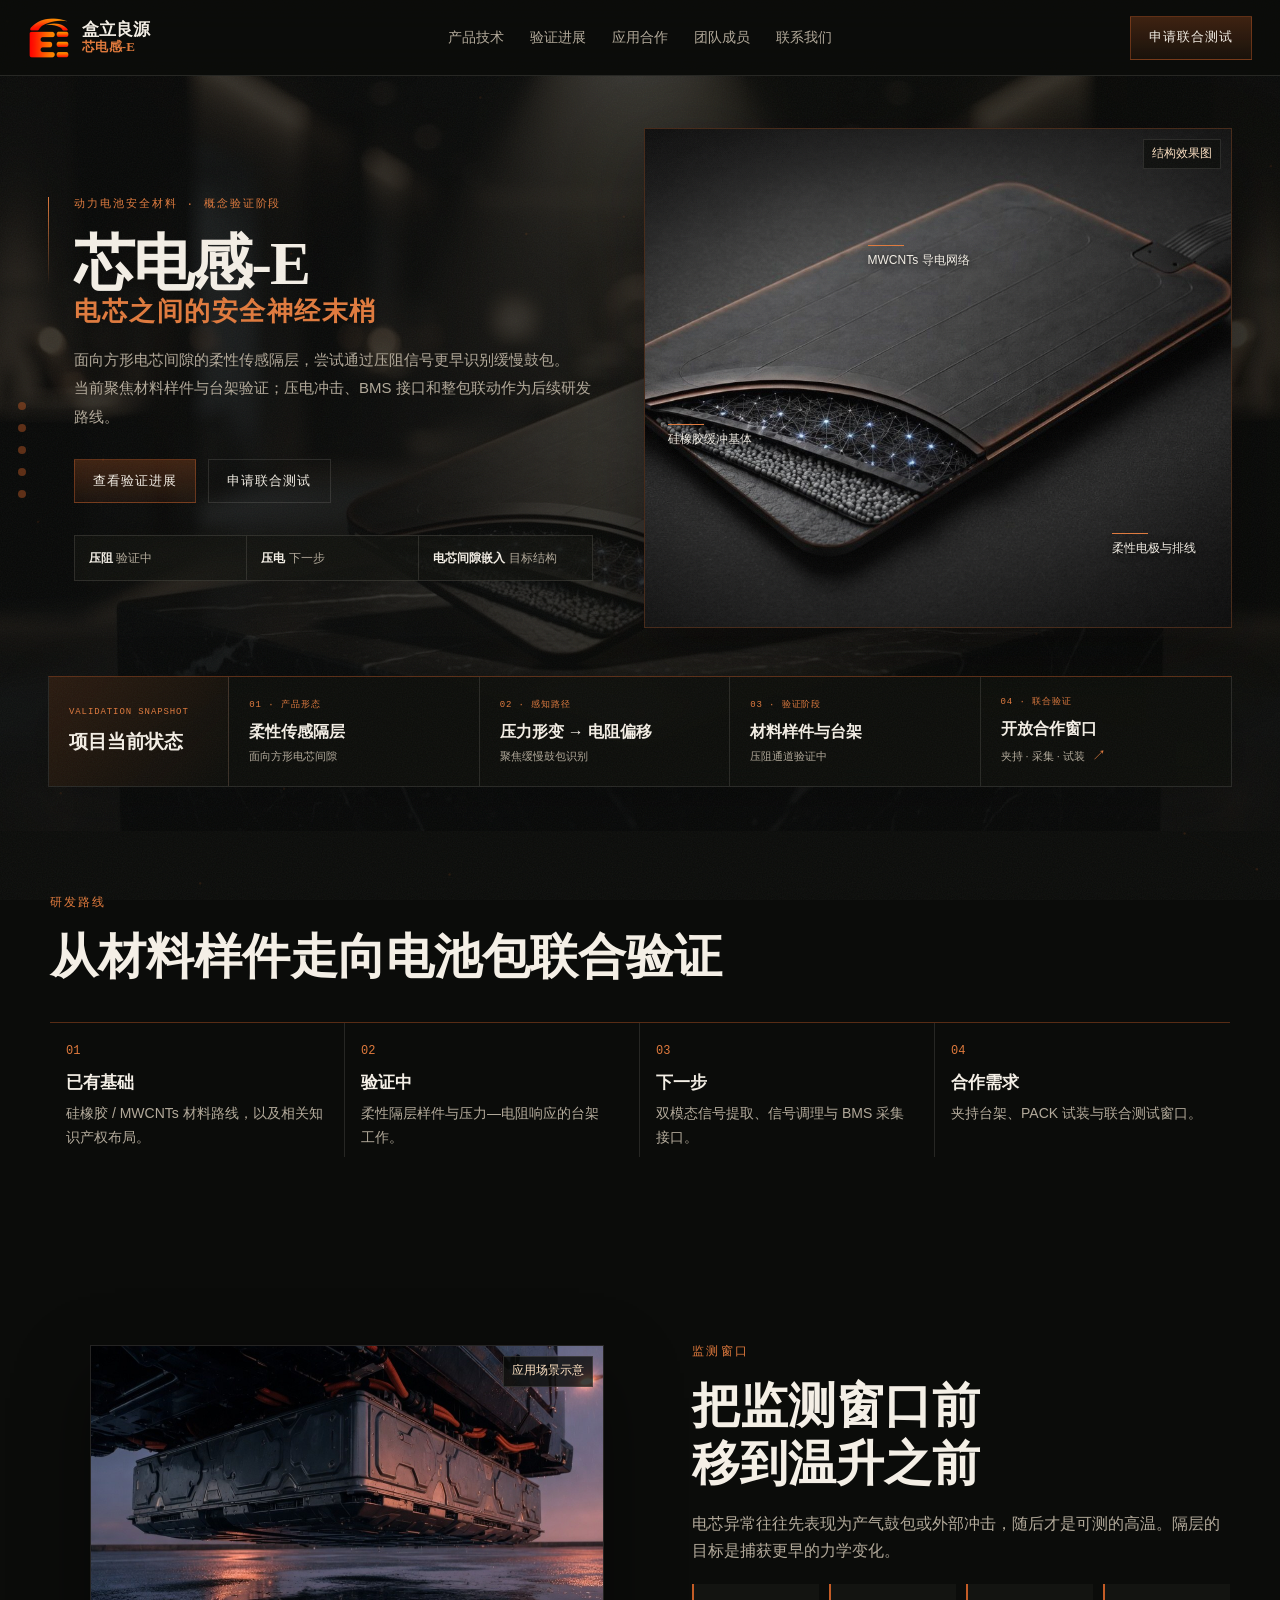
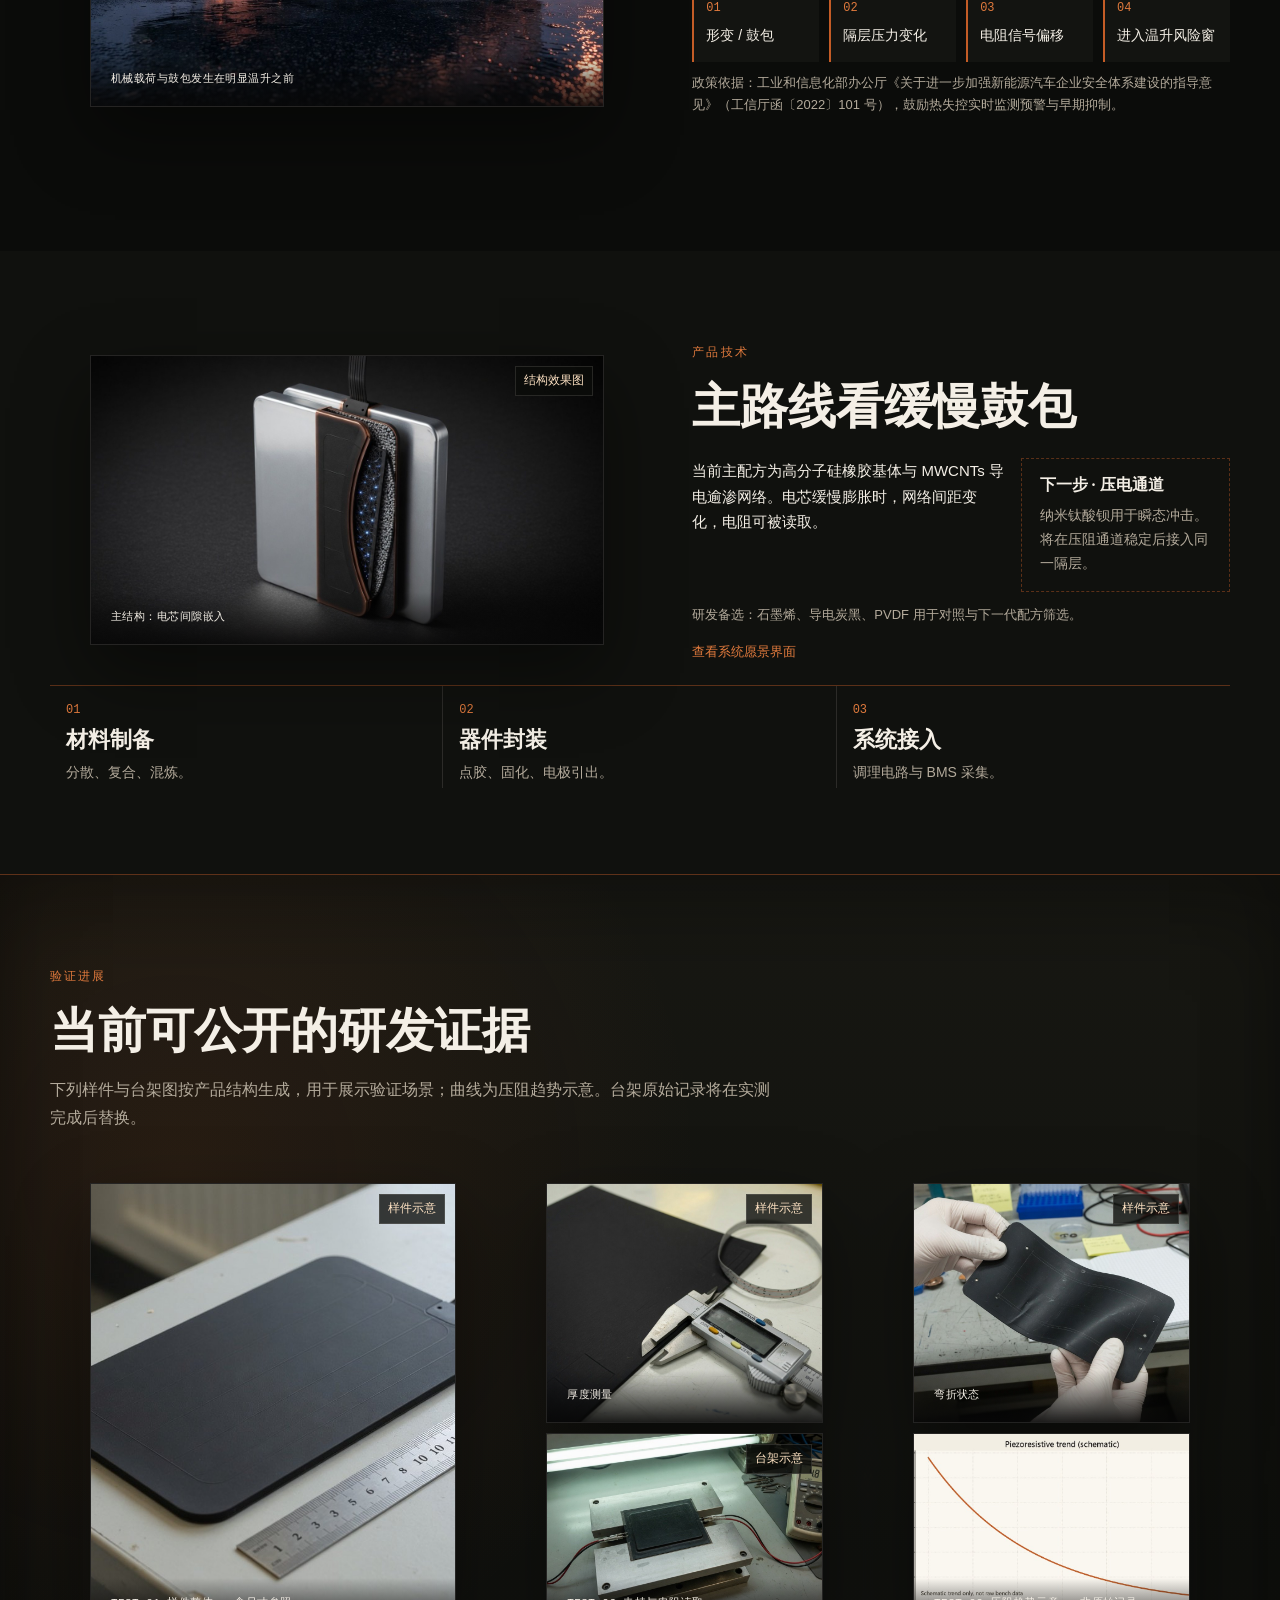
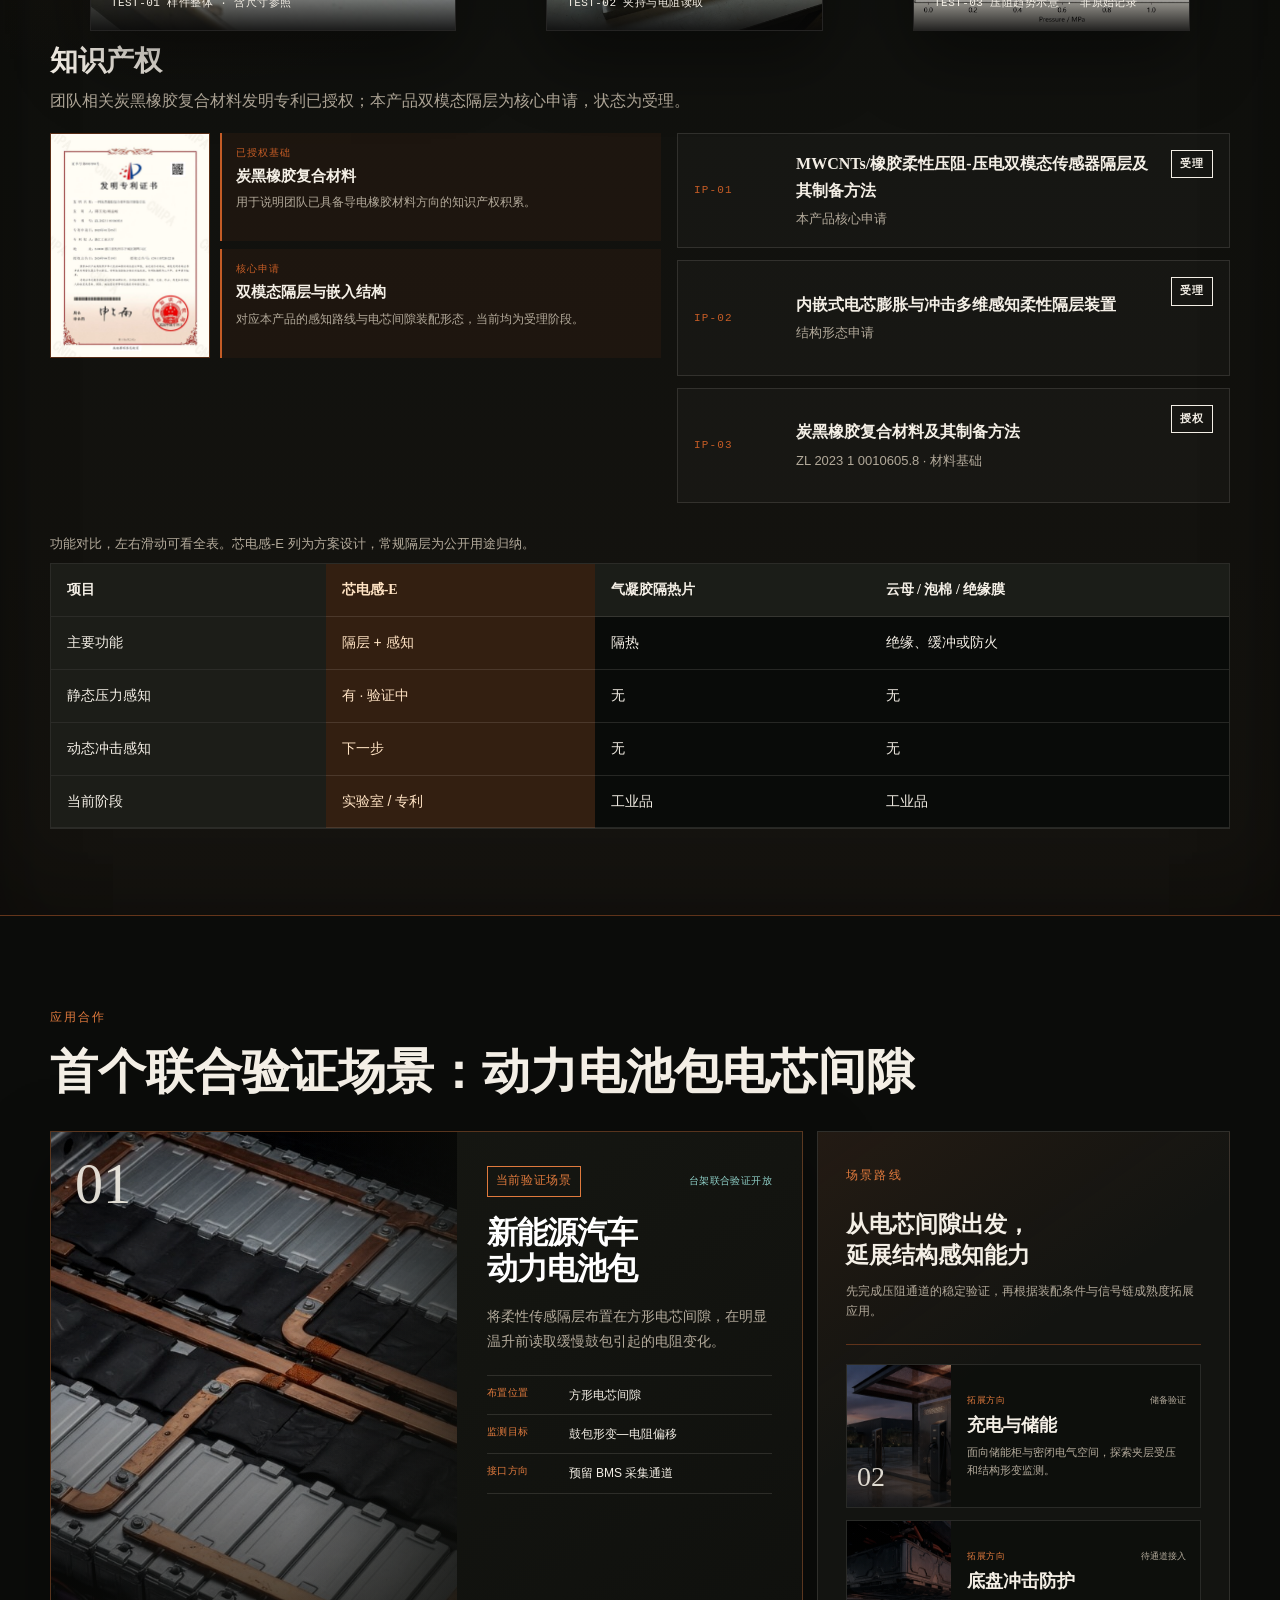
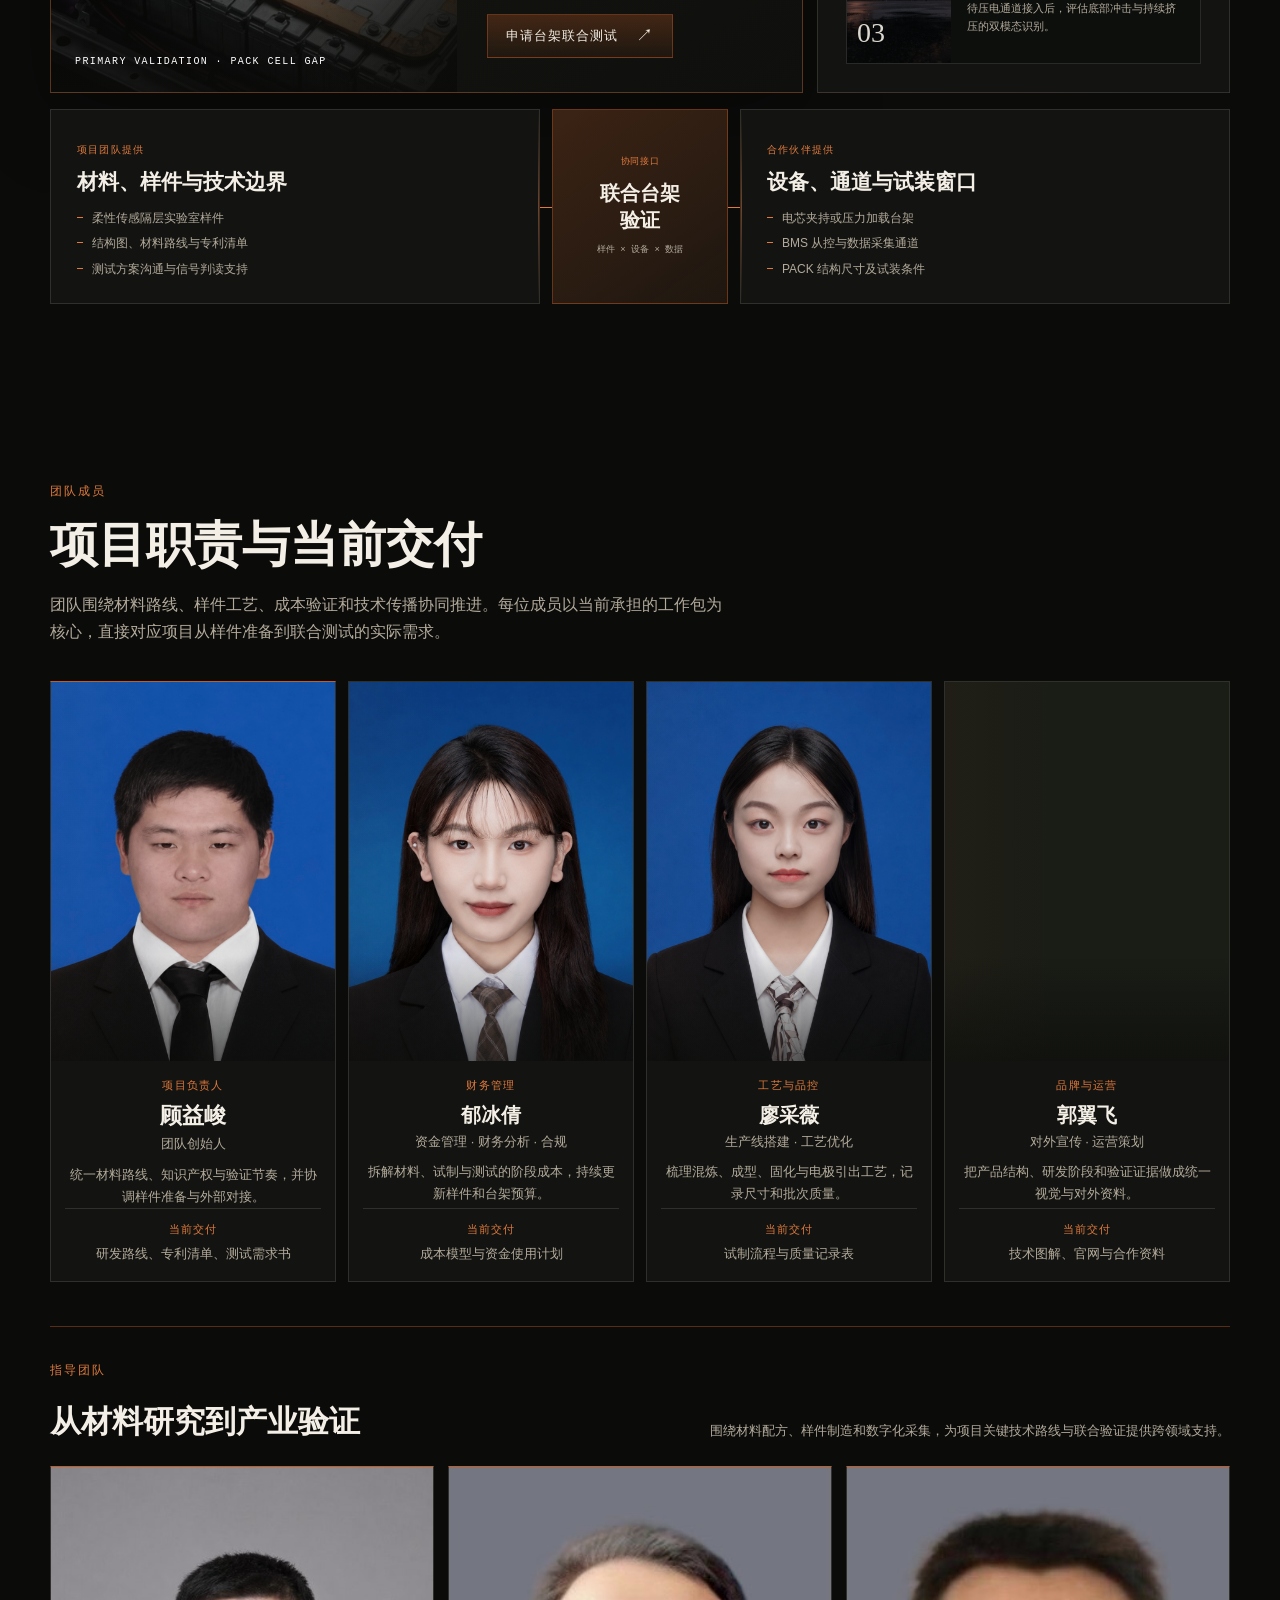
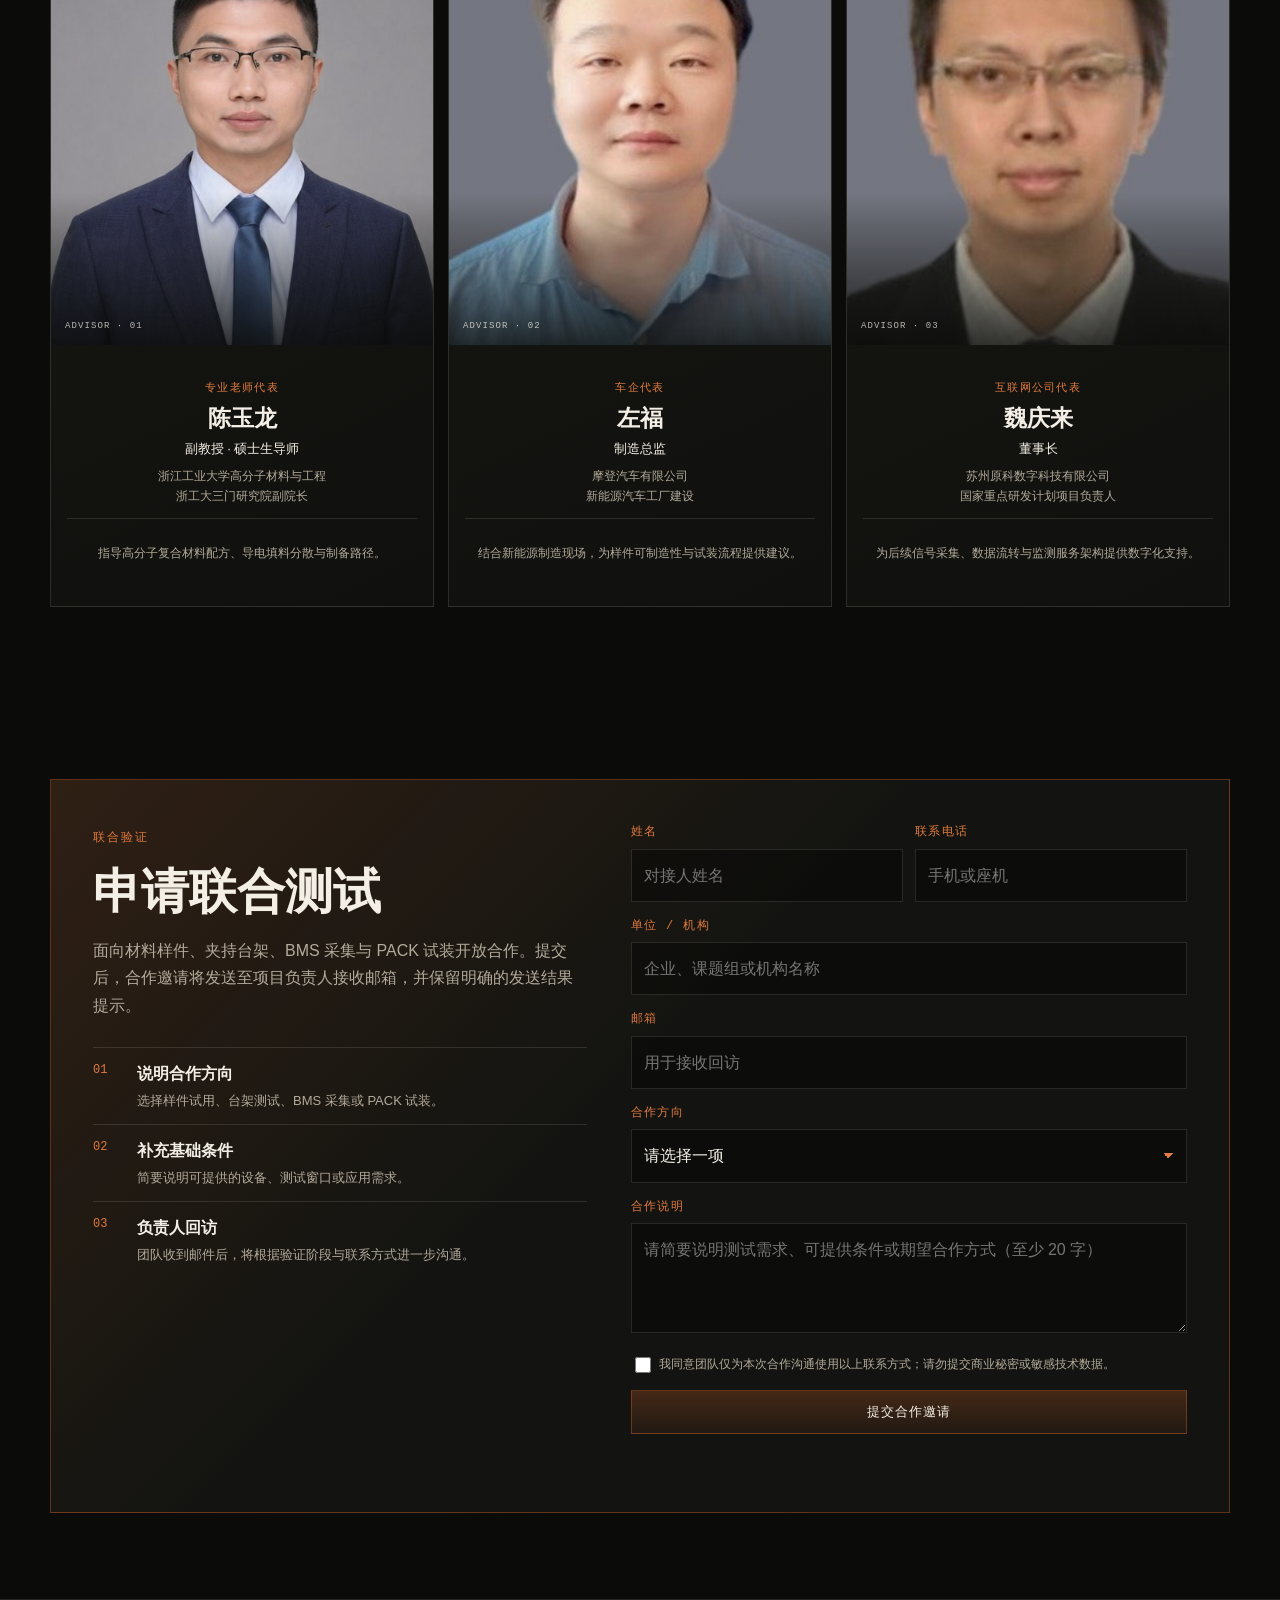
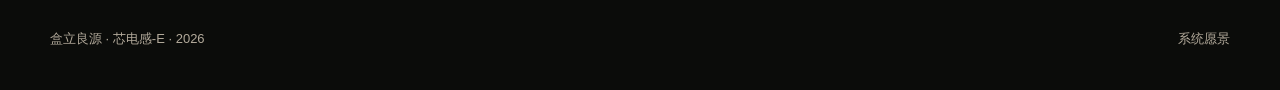
<file: index.html>
<!doctype html>
<html lang="zh-CN">
  <head>
    <meta charset="UTF-8" />
    <meta name="viewport" content="width=device-width, initial-scale=1.0" />
    <title>芯电感-E | 盒立良源 · 电芯间柔性传感隔层</title>
    <meta name="description" content="面向方形电芯间隙的柔性传感隔层。当前聚焦材料样件与台架验证；压电冲击、BMS 接口与整包联动作为后续研发路线。" />
    <link rel="canonical" href="https://guyijun-lab.github.io/xindiangan-e/" />
    <link rel="icon" href="assets/favicon.png" type="image/png" />
    <link rel="apple-touch-icon" href="assets/apple-touch-icon.png" />
    <meta property="og:title" content="芯电感-E｜电芯之间的安全神经末梢" />
    <meta property="og:description" content="柔性压阻路径与专利布局已形成基础。后续验证覆盖台架响应、双模态信号与 PACK 试装。" />
    <meta property="og:image" content="https://guyijun-lab.github.io/xindiangan-e/assets/og-cover.jpg" />
    <meta property="og:url" content="https://guyijun-lab.github.io/xindiangan-e/" />
    <meta property="og:type" content="website" />
    <link rel="stylesheet" href="css/style.css?v=19" />
  </head>
  <body>
    <a class="skip" href="#main">跳到正文</a>
    <canvas class="lattice" id="lattice" aria-hidden="true"></canvas>
    <div class="grain" aria-hidden="true"></div>
    <aside class="spine" aria-hidden="true">
      <a href="#product" title="产品技术"></a>
      <a href="#evidence" title="验证进展"></a>
      <a href="#scene" title="应用合作"></a>
      <a href="#people" title="团队成员"></a>
      <a href="#contact" title="联系"></a>
    </aside>

    <header class="topbar">
      <a class="brand" href="#top" aria-current="page">
        <img src="assets/logo-mark.png" width="42" height="42" alt="盒立良源标志" />
        <span class="brand-copy">
          <strong>盒立良源</strong>
          <em>芯电感-E</em>
        </span>
      </a>
      <nav class="nav" id="nav">
        <a href="#product">产品技术</a>
        <a href="#evidence">验证进展</a>
        <a href="#scene">应用合作</a>
        <a href="#people">团队成员</a>
        <a href="#contact">联系我们</a>
        <a class="nav-cta in-menu-cta" href="#contact">申请联合测试</a>
      </nav>
      <div class="auth-actions">
        <a class="nav-cta" href="#contact">申请联合测试</a>
      </div>
      <button class="menu-toggle" id="menuBtn" type="button" aria-label="打开导航" aria-expanded="false">
        <span></span>
      </button>
    </header>

    <main id="main">
      <section class="hero-band" id="top">
        <img class="hero-atmos" src="assets/scenes/showroom.jpg" alt="" width="1280" height="720" />
        <div class="hero wrap">
          <div class="hero-copy">
            <p class="kicker">动力电池安全材料 · 概念验证阶段</p>
            <h1>芯电感-E<span>电芯之间的安全神经末梢</span></h1>
            <p class="lead">
              面向方形电芯间隙的柔性传感隔层，尝试通过压阻信号更早识别缓慢鼓包。<br class="lead-break" />
              当前聚焦材料样件与台架验证；压电冲击、BMS 接口和整包联动作为后续研发路线。
            </p>
            <div class="hero-actions">
              <a class="btn" href="#evidence">查看验证进展</a>
              <a class="btn btn-ghost" href="#contact">申请联合测试</a>
            </div>
            <div class="status-strip">
              <span><b>压阻</b> 验证中</span>
              <span><b>压电</b> 下一步</span>
              <span><b>电芯间隙嵌入</b> 目标结构</span>
            </div>
          </div>
          <div class="hero-visual">
            <figure class="plate plate-lg callout-frame">
              <span class="concept">结构效果图</span>
              <img src="assets/product/hero.jpg" width="1280" height="720" alt="芯电感-E 隔层剖视，可见橡胶基体、导电网络与排线" />
              <span class="callout callout-a">硅橡胶缓冲基体</span>
              <span class="callout callout-b">MWCNTs 导电网络</span>
              <span class="callout callout-c">柔性电极与排线</span>
            </figure>
          </div>
        </div>
        <div class="hero-summary wrap" aria-label="项目当前验证摘要">
          <div class="summary-intro">
            <span>VALIDATION SNAPSHOT</span>
            <strong>项目当前状态</strong>
          </div>
          <div class="summary-item">
            <span>01 · 产品形态</span>
            <strong>柔性传感隔层</strong>
            <small>面向方形电芯间隙</small>
          </div>
          <div class="summary-item">
            <span>02 · 感知路径</span>
            <strong>压力形变 → 电阻偏移</strong>
            <small>聚焦缓慢鼓包识别</small>
          </div>
          <div class="summary-item">
            <span>03 · 验证阶段</span>
            <strong>材料样件与台架</strong>
            <small>压阻通道验证中</small>
          </div>
          <a class="summary-item summary-link" href="#contact">
            <span>04 · 联合验证</span>
            <strong>开放合作窗口</strong>
            <small>夹持 · 采集 · 试装 <b aria-hidden="true">↗</b></small>
          </a>
        </div>
      </section>

      <section class="section" id="stage">
        <div class="wrap">
          <div class="section-head">
            <span class="fig">研发路线</span>
            <h2>从材料样件走向电池包联合验证</h2>
          </div>
          <ol class="route">
            <li>
              <h3>已有基础</h3>
              <p>硅橡胶 / MWCNTs 材料路线，以及相关知识产权布局。</p>
            </li>
            <li>
              <h3>验证中</h3>
              <p>柔性隔层样件与压力—电阻响应的台架工作。</p>
            </li>
            <li>
              <h3>下一步</h3>
              <p>双模态信号提取、信号调理与 BMS 采集接口。</p>
            </li>
            <li>
              <h3>合作需求</h3>
              <p>夹持台架、PACK 试装与联合测试窗口。</p>
            </li>
          </ol>
        </div>
      </section>

      <section class="section" id="need">
        <div class="wrap split-media">
          <figure class="plate">
            <span class="concept">应用场景示意</span>
            <img src="assets/scenes/chassis.jpg" width="1280" height="720" loading="lazy" decoding="async" alt="动力电池包底盘场景示意" />
            <figcaption>机械载荷与鼓包发生在明显温升之前</figcaption>
          </figure>
          <div>
            <span class="fig">监测窗口</span>
            <h2>把监测窗口前移到温升之前</h2>
            <p class="sub">电芯异常往往先表现为产气鼓包或外部冲击，随后才是可测的高温。隔层的目标是捕获更早的力学变化。</p>
            <ol class="evolve">
              <li><span>01</span>形变 / 鼓包</li>
              <li><span>02</span>隔层压力变化</li>
              <li><span>03</span>电阻信号偏移</li>
              <li><span>04</span>进入温升风险窗</li>
            </ol>
            <p class="source">政策依据：工业和信息化部办公厅《关于进一步加强新能源汽车企业安全体系建设的指导意见》（工信厅函〔2022〕101 号），鼓励热失控实时监测预警与早期抑制。</p>
          </div>
        </div>
      </section>

      <section class="section product" id="product">
        <div class="wrap">
          <div class="split">
            <figure class="plate callout-frame">
              <span class="concept">结构效果图</span>
              <img src="assets/scenes/sandwich.jpg" width="1280" height="720" loading="lazy" decoding="async" alt="隔层嵌入两枚方形电芯之间的结构效果图" />
              <figcaption>主结构：电芯间隙嵌入</figcaption>
            </figure>
            <div>
              <span class="fig">产品技术</span>
              <h2>主路线看缓慢鼓包</h2>
              <div class="lane">
                <div class="lane-main">
                  <p>当前主配方为高分子硅橡胶基体与 MWCNTs 导电逾渗网络。电芯缓慢膨胀时，网络间距变化，电阻可被读取。</p>
                </div>
                <div class="lane-next">
                  <h3>下一步 · 压电通道</h3>
                  <p>纳米钛酸钡用于瞬态冲击。将在压阻通道稳定后接入同一隔层。</p>
                </div>
              </div>
              <p class="note-alt">研发备选：石墨烯、导电炭黑、PVDF 用于对照与下一代配方筛选。</p>
              <p class="comp-link"><a href="demo.html">查看系统愿景界面</a></p>
            </div>
          </div>
          <div class="steps-line">
            <div><span>01</span><h3>材料制备</h3><p>分散、复合、混炼。</p></div>
            <div><span>02</span><h3>器件封装</h3><p>点胶、固化、电极引出。</p></div>
            <div><span>03</span><h3>系统接入</h3><p>调理电路与 BMS 采集。</p></div>
          </div>
        </div>
      </section>

      <section class="section paper" id="evidence">
        <div class="wrap">
          <div class="section-head">
            <span class="fig">验证进展</span>
            <h2>当前可公开的研发证据</h2>
            <p class="sub">下列样件与台架图按产品结构生成，用于展示验证场景；曲线为压阻趋势示意。台架原始记录将在实测完成后替换。</p>
          </div>
          <div class="ev-mosaic">
            <figure class="plate ev-main">
              <span class="concept">样件示意</span>
              <img src="assets/lab/sample-overall.jpg" width="1280" height="720" loading="lazy" decoding="async" alt="黑色柔性传感隔层样件放在实验台，旁有钢尺" />
              <figcaption>TEST-01 样件整体 · 含尺寸参照</figcaption>
            </figure>
            <figure class="plate ev-thick">
              <span class="concept">样件示意</span>
              <img src="assets/lab/sample-thickness.jpg" width="1152" height="864" loading="lazy" decoding="async" alt="数显卡尺测量黑色橡胶隔层厚度" />
              <figcaption>厚度测量</figcaption>
            </figure>
            <figure class="plate ev-flex">
              <span class="concept">样件示意</span>
              <img src="assets/lab/sample-flex.jpg" width="1152" height="864" loading="lazy" decoding="async" alt="手套弯曲柔性隔层，显示可弯折" />
              <figcaption>弯折状态</figcaption>
            </figure>
            <figure class="plate ev-fix">
              <span class="concept">台架示意</span>
              <img src="assets/lab/sample-fixture.jpg" width="1280" height="720" loading="lazy" decoding="async" alt="金属夹持台架中的隔层样件，旁接万用表" />
              <figcaption>TEST-02 夹持与电阻读取</figcaption>
            </figure>
            <figure class="plate ev-curve">
              <img src="assets/lab/sample-curve.jpg" width="1080" height="645" loading="lazy" decoding="async" alt="压阻响应示意曲线：电阻随压力下降" />
              <figcaption>TEST-03 压阻趋势示意 · 非原始记录</figcaption>
            </figure>
          </div>
          <div class="ip-block">
            <div class="ip-head">
              <h3>知识产权</h3>
              <p class="sub">团队相关炭黑橡胶复合材料发明专利已授权；本产品双模态隔层为核心申请，状态为受理。</p>
            </div>
            <div class="split-media ip-split">
              <div class="ip-body">
                <div class="certs">
                  <a href="assets/patents/patent-carbon-rubber.png" target="_blank" rel="noopener" aria-label="打开专利证书原图：炭黑橡胶复合材料（新窗口）">
                    <img src="assets/thumbs/patent-carbon-rubber.jpg" width="636" height="900" loading="lazy" decoding="async" alt="专利证书缩略图：炭黑橡胶复合材料" />
                  </a>
                </div>
                <div class="ip-facts" aria-label="知识产权说明">
                  <div>
                    <span>已授权基础</span>
                    <strong>炭黑橡胶复合材料</strong>
                    <p>用于说明团队已具备导电橡胶材料方向的知识产权积累。</p>
                  </div>
                  <div>
                    <span>核心申请</span>
                    <strong>双模态隔层与嵌入结构</strong>
                    <p>对应本产品的感知路线与电芯间隙装配形态，当前均为受理阶段。</p>
                  </div>
                </div>
              </div>
              <div class="patent-list">
                <article>
                  <span>IP-01</span>
                  <div>
                    <strong>MWCNTs/橡胶柔性压阻-压电双模态传感器隔层及其制备方法</strong>
                    <em>本产品核心申请</em>
                  </div>
                  <b class="badge">受理</b>
                </article>
                <article>
                  <span>IP-02</span>
                  <div>
                    <strong>内嵌式电芯膨胀与冲击多维感知柔性隔层装置</strong>
                    <em>结构形态申请</em>
                  </div>
                  <b class="badge">受理</b>
                </article>
                <article>
                  <span>IP-03</span>
                  <div>
                    <strong>炭黑橡胶复合材料及其制备方法</strong>
                    <em>ZL 2023 1 0010605.8 · 材料基础</em>
                  </div>
                  <b class="badge">授权</b>
                </article>
              </div>
            </div>
          </div>
          <p class="table-hint">功能对比，左右滑动可看全表。芯电感-E 列为方案设计，常规隔层为公开用途归纳。</p>
          <div class="table-scroll">
            <table>
              <thead>
                <tr>
                  <th>项目</th>
                  <th class="ours">芯电感-E</th>
                  <th>气凝胶隔热片</th>
                  <th>云母 / 泡棉 / 绝缘膜</th>
                </tr>
              </thead>
              <tbody>
                <tr>
                  <td>主要功能</td>
                  <td class="ours">隔层 + 感知</td>
                  <td>隔热</td>
                  <td>绝缘、缓冲或防火</td>
                </tr>
                <tr>
                  <td>静态压力感知</td>
                  <td class="ours">有 · 验证中</td>
                  <td>无</td>
                  <td>无</td>
                </tr>
                <tr>
                  <td>动态冲击感知</td>
                  <td class="ours">下一步</td>
                  <td>无</td>
                  <td>无</td>
                </tr>
                <tr>
                  <td>当前阶段</td>
                  <td class="ours">实验室 / 专利</td>
                  <td>工业品</td>
                  <td>工业品</td>
                </tr>
              </tbody>
            </table>
          </div>
        </div>
      </section>

      <section class="section" id="scene">
        <div class="wrap">
          <div class="section-head">
            <span class="fig">应用合作</span>
            <h2>首个联合验证场景：动力电池包电芯间隙</h2>
          </div>
          <div class="application-board">
            <article class="scene main application-primary">
              <div class="scene-visual">
                <img src="assets/scenes/pack.jpg" width="1280" height="720" loading="lazy" decoding="async" alt="动力电池包内部电芯阵列示意" />
                <span class="scene-no" aria-hidden="true">01</span>
                <p>PRIMARY VALIDATION · PACK CELL GAP</p>
              </div>
              <div class="body">
                <div class="scene-status">
                  <span class="stag stag-doing">当前验证场景</span>
                  <em>台架联合验证开放</em>
                </div>
                <h3>新能源汽车<br />动力电池包</h3>
                <p class="scene-lead">将柔性传感隔层布置在方形电芯间隙，在明显温升前读取缓慢鼓包引起的电阻变化。</p>
                <dl class="scene-facts">
                  <div><dt>布置位置</dt><dd>方形电芯间隙</dd></div>
                  <div><dt>监测目标</dt><dd>鼓包形变—电阻偏移</dd></div>
                  <div><dt>接口方向</dt><dd>预留 BMS 采集通道</dd></div>
                </dl>
                <a class="btn scene-cta" href="#contact">申请台架联合测试 <span aria-hidden="true">↗</span></a>
              </div>
            </article>

            <aside class="scene-path" aria-label="后续应用拓展路线">
              <header class="path-head">
                <span class="fig">场景路线</span>
                <h3>从电芯间隙出发，延展结构感知能力</h3>
                <p>先完成压阻通道的稳定验证，再根据装配条件与信号链成熟度拓展应用。</p>
              </header>
              <div class="scene-follow">
                <article>
                  <div class="follow-visual">
                    <img src="assets/scenes/charging.jpg" width="1280" height="720" loading="lazy" decoding="async" alt="充电与储能应用场景" />
                    <span aria-hidden="true">02</span>
                  </div>
                  <div class="follow-copy">
                    <div class="follow-meta"><span>拓展方向</span><em>储备验证</em></div>
                    <h3>充电与储能</h3>
                    <p>面向储能柜与密闭电气空间，探索夹层受压和结构形变监测。</p>
                  </div>
                </article>
                <article>
                  <div class="follow-visual">
                    <img src="assets/scenes/chassis.jpg" width="1280" height="720" loading="lazy" decoding="async" alt="新能源汽车底盘防护应用场景" />
                    <span aria-hidden="true">03</span>
                  </div>
                  <div class="follow-copy">
                    <div class="follow-meta"><span>拓展方向</span><em>待通道接入</em></div>
                    <h3>底盘冲击防护</h3>
                    <p>待压电通道接入后，评估底部冲击与持续挤压的双模态识别。</p>
                  </div>
                </article>
              </div>
            </aside>
          </div>

          <div class="offer" aria-label="联合验证资源对接">
            <article class="offer-side offer-team">
              <span class="offer-label">项目团队提供</span>
              <h3>材料、样件与技术边界</h3>
              <ul>
                <li>柔性传感隔层实验室样件</li>
                <li>结构图、材料路线与专利清单</li>
                <li>测试方案沟通与信号判读支持</li>
              </ul>
            </article>
            <div class="offer-core" aria-hidden="true">
              <span>协同接口</span>
              <strong>联合台架<br />验证</strong>
              <small>样件 × 设备 × 数据</small>
            </div>
            <article class="offer-side offer-partner">
              <span class="offer-label">合作伙伴提供</span>
              <h3>设备、通道与试装窗口</h3>
              <ul>
                <li>电芯夹持或压力加载台架</li>
                <li>BMS 从控与数据采集通道</li>
                <li>PACK 结构尺寸及试装条件</li>
              </ul>
            </article>
          </div>
        </div>
      </section>

      <section class="section" id="people">
        <div class="wrap">
          <div class="section-head">
            <span class="fig">团队成员</span>
            <h2>项目职责与当前交付</h2>
            <p class="sub team-intro">团队围绕材料路线、样件工艺、成本验证和技术传播协同推进。每位成员以当前承担的工作包为核心，直接对应项目从样件准备到联合测试的实际需求。</p>
          </div>
          <div class="crew">
            <article class="lead-card">
              <div class="portrait"><img src="assets/team/gu-yijun-ppt.png" width="933" height="1244" loading="lazy" decoding="async" alt="顾益峻" /></div>
              <div class="copy">
                <span class="person-role">项目负责人</span>
                <h3>顾益峻</h3>
                <p class="person-title">团队创始人</p>
                <p class="person-bio">统一材料路线、知识产权与验证节奏，并协调样件准备与外部对接。</p>
                <p class="delivery"><b>当前交付</b><span>研发路线、专利清单、测试需求书</span></p>
              </div>
            </article>
            <div class="crew-minis">
              <article class="member">
                <div class="portrait"><img src="assets/team/yu-bingqian-ppt.png" width="790" height="1053" loading="lazy" decoding="async" alt="郁冰倩" /></div>
                <div class="member-copy">
                  <span class="person-role">财务管理</span>
                  <h3>郁冰倩</h3>
                  <p class="person-title">资金管理 · 财务分析 · 合规</p>
                  <p class="person-bio">拆解材料、试制与测试的阶段成本，持续更新样件和台架预算。</p>
                  <p class="delivery"><b>当前交付</b><span>成本模型与资金使用计划</span></p>
                </div>
              </article>
              <article class="member">
                <div class="portrait"><img src="assets/team/liao-caiwei-ppt.png" width="978" height="1304" loading="lazy" decoding="async" alt="廖采薇" /></div>
                <div class="member-copy">
                  <span class="person-role">工艺与品控</span>
                  <h3>廖采薇</h3>
                  <p class="person-title">生产线搭建 · 工艺优化</p>
                  <p class="person-bio">梳理混炼、成型、固化与电极引出工艺，记录尺寸和批次质量。</p>
                  <p class="delivery"><b>当前交付</b><span>试制流程与质量记录表</span></p>
                </div>
              </article>
              <article class="member">
                <div class="portrait"><img src="assets/team/guo-yifei-ppt.png" width="1086" height="1448" loading="lazy" decoding="async" alt="郭翼飞" /></div>
                <div class="member-copy">
                  <span class="person-role">品牌与运营</span>
                  <h3>郭翼飞</h3>
                  <p class="person-title">对外宣传 · 运营策划</p>
                  <p class="person-bio">把产品结构、研发阶段和验证证据做成统一视觉与对外资料。</p>
                  <p class="delivery"><b>当前交付</b><span>技术图解、官网与合作资料</span></p>
                </div>
              </article>
            </div>
          </div>
          <div class="advisor-block">
            <div class="advisor-heading">
              <div>
                <span class="fig">指导团队</span>
                <h3>从材料研究到产业验证</h3>
              </div>
              <p>围绕材料配方、样件制造和数字化采集，为项目关键技术路线与联合验证提供跨领域支持。</p>
            </div>
            <div class="advisors">
              <article class="advisor">
                <div class="advisor-portrait">
                  <img src="assets/team/chen-yulong.jpg" width="508" height="760" loading="lazy" decoding="async" alt="陈玉龙" />
                  <span aria-hidden="true">ADVISOR · 01</span>
                </div>
                <div class="advisor-copy">
                  <span class="person-role">专业老师代表</span>
                  <h3>陈玉龙</h3>
                  <p class="person-title">副教授 · 硕士生导师</p>
                  <p class="person-org">浙江工业大学高分子材料与工程<br />浙工大三门研究院副院长</p>
                  <p class="person-bio">指导高分子复合材料配方、导电填料分散与制备路径。</p>
                </div>
              </article>
              <article class="advisor">
                <div class="advisor-portrait">
                  <img src="assets/team/zuo-fu.jpg" width="313" height="398" loading="lazy" decoding="async" alt="左福" />
                  <span aria-hidden="true">ADVISOR · 02</span>
                </div>
                <div class="advisor-copy">
                  <span class="person-role">车企代表</span>
                  <h3>左福</h3>
                  <p class="person-title">制造总监</p>
                  <p class="person-org">摩登汽车有限公司<br />新能源汽车工厂建设</p>
                  <p class="person-bio">结合新能源制造现场，为样件可制造性与试装流程提供建议。</p>
                </div>
              </article>
              <article class="advisor">
                <div class="advisor-portrait">
                  <img src="assets/team/wei-qinglai.jpg" width="302" height="396" loading="lazy" decoding="async" alt="魏庆来" />
                  <span aria-hidden="true">ADVISOR · 03</span>
                </div>
                <div class="advisor-copy">
                  <span class="person-role">互联网公司代表</span>
                  <h3>魏庆来</h3>
                  <p class="person-title">董事长</p>
                  <p class="person-org">苏州原科数字科技有限公司<br />国家重点研发计划项目负责人</p>
                  <p class="person-bio">为后续信号采集、数据流转与监测服务架构提供数字化支持。</p>
                </div>
              </article>
            </div>
          </div>
        </div>
      </section>

      <section class="section" id="contact">
        <div class="wrap contact-shell">
          <img src="assets/scenes/lobby.jpg" alt="" width="1280" height="720" loading="lazy" decoding="async" />
          <div class="contact">
            <div>
              <span class="fig">联合验证</span>
              <h2>申请联合测试</h2>
              <p class="sub">面向材料样件、夹持台架、BMS 采集与 PACK 试装开放合作。提交后，合作邀请将发送至项目负责人接收邮箱，并保留明确的发送结果提示。</p>
              <ol class="contact-points">
                <li><span>01</span><div><strong>说明合作方向</strong><p>选择样件试用、台架测试、BMS 采集或 PACK 试装。</p></div></li>
                <li><span>02</span><div><strong>补充基础条件</strong><p>简要说明可提供的设备、测试窗口或应用需求。</p></div></li>
                <li><span>03</span><div><strong>负责人回访</strong><p>团队收到邮件后，将根据验证阶段与联系方式进一步沟通。</p></div></li>
              </ol>
            </div>
            <!-- FormSubmit 接口已绑定；首次使用需由接收邮箱点击 Activate Form，脚本会区分待激活与真正发送成功。 -->
            <form id="form" data-endpoint="https://formsubmit.co/ajax/1473809950@qq.com">
              <input class="hp-field" type="text" name="website" tabindex="-1" autocomplete="off" aria-hidden="true" />
              <div class="form-row">
                <label>
                  <span>姓名</span>
                  <input type="text" name="name" required autocomplete="name" placeholder="对接人姓名" />
                </label>
                <label>
                  <span>联系电话</span>
                  <input type="tel" name="phone" required autocomplete="tel" placeholder="手机或座机" />
                </label>
              </div>
              <label>
                <span>单位 / 机构</span>
                <input type="text" name="organization" required autocomplete="organization" placeholder="企业、课题组或机构名称" />
              </label>
              <label>
                <span>邮箱</span>
                <input type="email" name="email" required autocomplete="email" placeholder="用于接收回访" />
              </label>
              <label>
                <span>合作方向</span>
                <select name="cooperation" required>
                  <option value="" selected disabled>请选择一项</option>
                  <option value="材料样件试用">材料样件试用</option>
                  <option value="夹持台架联合测试">夹持台架联合测试</option>
                  <option value="BMS 采集与接口验证">BMS 采集与接口验证</option>
                  <option value="PACK 试装与应用验证">PACK 试装与应用验证</option>
                  <option value="其他合作">其他合作</option>
                </select>
              </label>
              <label>
                <span>合作说明</span>
                <textarea name="message" required minlength="20" maxlength="1000" placeholder="请简要说明测试需求、可提供条件或期望合作方式（至少 20 字）"></textarea>
              </label>
              <label class="consent">
                <input type="checkbox" name="consent" required />
                <span>我同意团队仅为本次合作沟通使用以上联系方式；请勿提交商业秘密或敏感技术数据。</span>
              </label>
              <button class="btn submit-btn" type="submit"><span>提交合作邀请</span></button>
              <p class="form-note" id="formNote" role="status" aria-live="polite"></p>
            </form>
          </div>
        </div>
      </section>
    </main>

    <footer>
      <div class="wrap foot">
        <span>盒立良源 · 芯电感-E · 2026</span>
        <span><a href="demo.html">系统愿景</a></span>
      </div>
    </footer>
    <script src="js/main.js?v=3"></script>
  </body>
</html>
</file>
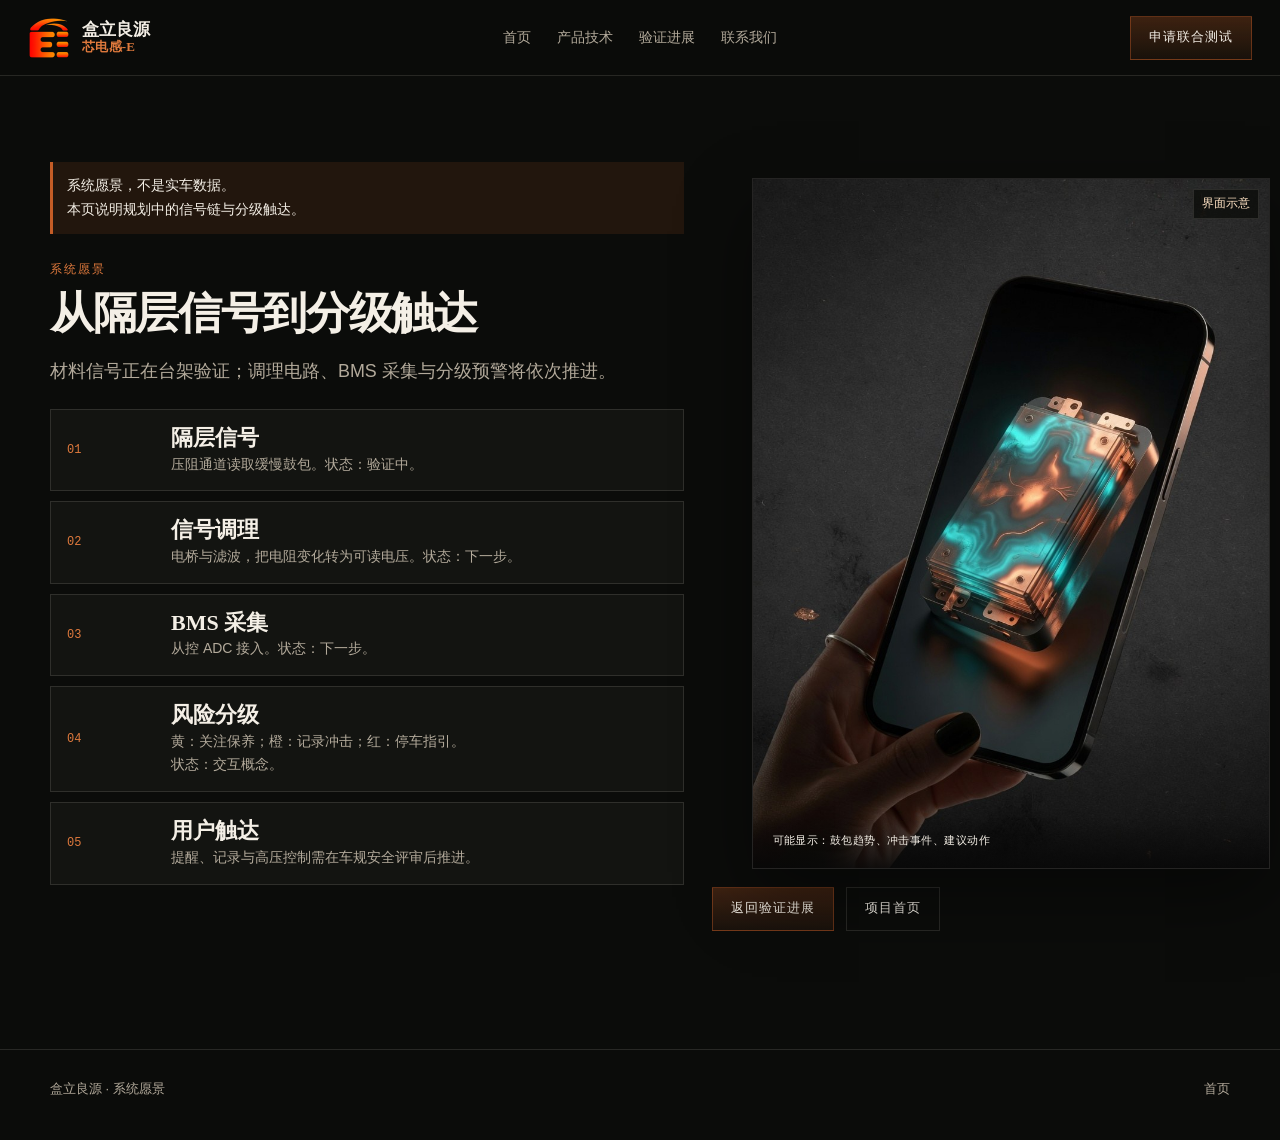
<file: demo.html>
<!doctype html>
<html lang="zh-CN">
  <head>
    <meta charset="UTF-8" />
    <meta name="viewport" content="width=device-width, initial-scale=1.0" />
    <title>系统愿景 | 芯电感-E</title>
    <meta name="description" content="芯电感-E 从隔层信号到用户触达的系统愿景。概念界面，非实车数据。" />
    <link rel="canonical" href="https://guyijun-lab.github.io/xindiangan-e/demo.html" />
    <link rel="icon" href="assets/favicon.png" type="image/png" />
    <link rel="stylesheet" href="css/style.css?v=19" />
  </head>
  <body>
    <a class="skip" href="#main">跳到系统愿景</a>
    <header class="topbar">
      <a class="brand" href="index.html">
        <img src="assets/logo-mark.png" width="42" height="42" alt="盒立良源标志" />
        <span class="brand-copy"><strong>盒立良源</strong><em>芯电感-E</em></span>
      </a>
      <nav class="nav" id="nav">
        <a href="index.html">首页</a>
        <a href="index.html#product">产品技术</a>
        <a href="index.html#evidence">验证进展</a>
        <a href="index.html#contact">联系我们</a>
        <a class="nav-cta in-menu-cta" href="index.html#contact">申请联合测试</a>
      </nav>
      <div class="auth-actions">
        <a class="nav-cta" href="index.html#contact">申请联合测试</a>
      </div>
      <button class="menu-toggle" id="menuBtn" type="button" aria-label="打开导航" aria-expanded="false"><span></span></button>
    </header>

    <main id="main" class="section">
      <div class="wrap account-grid">
        <div>
          <p class="demo-banner">系统愿景，不是实车数据。<br />本页说明规划中的信号链与分级触达。</p>
          <span class="fig">系统愿景</span>
          <h1 class="demo-h1">从隔层信号到分级触达</h1>
          <p class="lead">材料信号正在台架验证；调理电路、BMS 采集与分级预警将依次推进。</p>
          <div class="chain">
            <article>
              <span>01</span>
              <div>
                <h3>隔层信号</h3>
                <p>压阻通道读取缓慢鼓包。状态：验证中。</p>
              </div>
            </article>
            <article>
              <span>02</span>
              <div>
                <h3>信号调理</h3>
                <p>电桥与滤波，把电阻变化转为可读电压。状态：下一步。</p>
              </div>
            </article>
            <article>
              <span>03</span>
              <div>
                <h3>BMS 采集</h3>
                <p>从控 ADC 接入。状态：下一步。</p>
              </div>
            </article>
            <article>
              <span>04</span>
              <div>
                <h3>风险分级</h3>
                <p>黄：关注保养；橙：记录冲击；红：停车指引。<br />状态：交互概念。</p>
              </div>
            </article>
            <article>
              <span>05</span>
              <div>
                <h3>用户触达</h3>
                <p>提醒、记录与高压控制需在车规安全评审后推进。</p>
              </div>
            </article>
          </div>
        </div>
        <aside>
          <figure class="plate">
            <span class="concept">界面示意</span>
            <img src="assets/scenes/phone.jpg" width="864" height="1152" alt="未来车主界面概念图" />
            <figcaption>可能显示：鼓包趋势、冲击事件、建议动作</figcaption>
          </figure>
          <div class="hero-actions" style="margin-top: 18px;">
            <a class="btn" href="index.html#evidence">返回验证进展</a>
            <a class="btn btn-ghost" href="index.html">项目首页</a>
          </div>
        </aside>
      </div>
    </main>
    <footer>
      <div class="wrap foot">
        <span>盒立良源 · 系统愿景</span>
        <span><a href="index.html">首页</a></span>
      </div>
    </footer>
    <script src="js/main.js?v=3"></script>
  </body>
</html>
</file>
<file: css/style.css>
/* 芯电感-E · 石墨晶格 × 铜箔工业 */
:root {
  --graphite: #0b0c0a;
  --graphite-2: #131411;
  --graphite-3: #1b1d18;
  --graphite-4: #262820;
  --copper: #c45c26;
  --copper-2: #e07a3d;
  --copper-dim: rgba(196, 92, 38, 0.18);
  --ember: #e36a2a;
  --paper: #f3eee4;
  --paper-2: #e7dfd0;
  --ink: #16130f;
  --ink-soft: #4a4338;
  --text: #f4efe6;
  --muted: #b3aa9b;
  --line: rgba(243, 238, 230, 0.12);
  --line-copper: rgba(196, 92, 38, 0.42);
  --signal: #8fd0c8;
  --warn-y: #d4a017;
  --warn-o: #d86a1f;
  --warn-r: #c0392b;
  --max: 1180px;
  --header: 76px;
  --serif: "Songti SC", "STSong", "SimSun", "Noto Serif SC", serif;
  --sans: "PingFang SC", "Microsoft YaHei", "Noto Sans SC", sans-serif;
  --display: Georgia, "Times New Roman", "Songti SC", serif;
  --mono: "Cascadia Mono", Consolas, "Courier New", monospace;
}

*,
*::before,
*::after {
  box-sizing: border-box;
}

html {
  scroll-behavior: smooth;
  overflow-x: hidden;
  max-width: 100%;
}

body {
  margin: 0;
  color: var(--text);
  font-family: var(--sans);
  background: var(--graphite);
  line-height: 1.7;
  overflow-x: hidden;
}

h1, h2, h3, p, .lead, .sub {
  overflow-wrap: break-word;
  word-break: normal;
}

h1, h2, h3 {
  text-wrap: balance;
}

p, .lead, .sub {
  text-wrap: pretty;
}

img {
  max-width: 100%;
  display: block;
}

a {
  color: inherit;
  text-decoration: none;
}

button,
input,
textarea,
select {
  font: inherit;
  color: inherit;
}

h1, h2, h3, h4, p {
  margin: 0;
}

.skip {
  position: absolute;
  left: -999px;
  top: 8px;
  z-index: 80;
  padding: 8px 14px;
  background: var(--copper);
  color: #fff;
}

.skip:focus {
  left: 8px;
}

.grain,
.lattice {
  pointer-events: none;
  position: fixed;
  inset: 0;
}

.grain {
  z-index: 2;
  opacity: 0.06;
  background-image: url("data:image/svg+xml,%3Csvg xmlns='http://www.w3.org/2000/svg' width='180' height='180'%3E%3Cfilter id='n'%3E%3CfeTurbulence type='fractalNoise' baseFrequency='.8' numOctaves='4' stitchTiles='stitch'/%3E%3C/filter%3E%3Crect width='180' height='180' filter='url(%23n)' opacity='.9'/%3E%3C/svg%3E");
}

.lattice {
  z-index: 0;
  opacity: 0.28;
}

.wrap {
  width: min(var(--max), calc(100% - 40px));
  max-width: 100%;
  margin-inline: auto;
}

/* header */
.topbar {
  position: sticky;
  top: 0;
  z-index: 50;
  display: flex;
  align-items: center;
  justify-content: space-between;
  height: var(--header);
  padding: 0 28px;
  background: rgba(11, 12, 10, 0.78);
  border-bottom: 1px solid var(--line);
  backdrop-filter: blur(16px);
}

.brand {
  display: flex;
  align-items: center;
  gap: 12px;
}

.brand img {
  width: 42px;
  height: 42px;
  object-fit: contain;
}

.brand-copy {
  display: grid;
  line-height: 1.1;
}

.brand-copy strong {
  font-family: var(--serif);
  font-size: 17px;
  font-weight: 700;
}

.brand-copy em {
  font-family: var(--serif);
  font-style: normal;
  font-size: 13px;
  font-weight: 600;
  letter-spacing: 0.02em;
  color: var(--copper-2);
}

.nav {
  display: flex;
  gap: 26px;
  color: var(--muted);
  font-size: 14px;
}

.nav a {
  position: relative;
  padding: 6px 0;
}

.nav a::after {
  content: "";
  position: absolute;
  left: 0;
  bottom: 0;
  width: 0;
  height: 1px;
  background: var(--copper);
  transition: width 0.25s ease;
}

.nav a:hover,
.nav a.is-active {
  color: var(--text);
}

.nav a:hover::after,
.nav a.is-active::after {
  width: 100%;
}

a:focus-visible,
button:focus-visible,
input:focus-visible,
textarea:focus-visible,
select:focus-visible {
  outline: 2px solid var(--copper-2);
  outline-offset: 3px;
}

.nav-cta,
.btn {
  display: inline-flex;
  align-items: center;
  justify-content: center;
  min-height: 44px;
  padding: 0 18px;
  border: 1px solid var(--line-copper);
  background: linear-gradient(180deg, rgba(196, 92, 38, 0.28), rgba(196, 92, 38, 0.08));
  color: var(--text);
  font-size: 13px;
  letter-spacing: 0.08em;
  cursor: pointer;
}

.btn-ghost {
  background: transparent;
  border-color: var(--line);
}

.btn:hover,
.nav-cta:hover {
  background: var(--copper);
  border-color: var(--copper);
}

.menu-toggle {
  display: none;
  width: 44px;
  height: 44px;
  border: 1px solid rgba(243, 238, 230, 0.4);
  background: transparent;
  color: var(--text);
}

.menu-toggle span,
.menu-toggle span::before,
.menu-toggle span::after {
  display: block;
  width: 18px;
  height: 1.5px;
  margin: 0 auto;
  background: currentColor;
  position: relative;
}

.menu-toggle span::before,
.menu-toggle span::after {
  content: "";
  position: absolute;
  left: 0;
}

.menu-toggle span::before { top: -6px; }
.menu-toggle span::after { top: 6px; }

/* hero */
.hero {
  position: relative;
  z-index: 1;
  display: grid;
  grid-template-columns: minmax(0, 0.92fr) minmax(0, 1.08fr);
  gap: 48px;
  align-items: center;
  min-height: 0;
  padding: 28px 0 36px;
}

.kicker {
  display: flex;
  flex-wrap: wrap;
  gap: 8px 14px;
  margin-bottom: 22px;
  color: var(--copper-2);
  font-family: var(--mono);
  font-size: 11px;
  letter-spacing: 0.18em;
  text-transform: uppercase;
}

.kicker b {
  color: var(--muted);
  font-weight: 400;
}

h1 {
  font-family: var(--serif);
  font-weight: 700;
  font-size: clamp(36px, 5.2vw, 64px);
  line-height: 0.92;
  letter-spacing: -0.03em;
}

h1 span {
  display: block;
  margin-top: 8px;
  color: var(--copper-2);
  font-family: var(--display);
  font-size: 0.42em;
  font-weight: 600;
  letter-spacing: 0.06em;
  font-style: normal;
}

.lead {
  max-width: 38rem;
  margin-top: 22px;
  color: var(--muted);
  font-size: clamp(16px, 1.4vw, 19px);
}

.hero-actions {
  display: flex;
  flex-wrap: wrap;
  gap: 12px;
  margin: 28px 0 32px;
}

.spec-row {
  display: grid;
  grid-template-columns: repeat(3, minmax(0, 1fr));
  gap: 1px;
  max-width: 520px;
  background: var(--line);
  border: 1px solid var(--line);
}

.spec-row div {
  padding: 14px 16px;
  background: var(--graphite-2);
}

.spec-row strong,
.spec-row span {
  display: block;
}

.spec-row strong {
  font-family: var(--mono);
  font-size: 13px;
  color: var(--copper-2);
  letter-spacing: 0.08em;
}

.spec-row span {
  margin-top: 6px;
  color: var(--muted);
  font-size: 13px;
}

.hero-visual {
  position: relative;
}

.hero-frame {
  position: relative;
  overflow: hidden;
  border: 1px solid var(--line);
  background:
    radial-gradient(circle at 70% 40%, rgba(196, 92, 38, 0.16), transparent 42%),
    #0e0f0c;
}

.hero-frame img {
  width: 100%;
  aspect-ratio: 16 / 10;
  object-fit: cover;
}

.dim {
  position: absolute;
  font-family: var(--mono);
  font-size: 11px;
  letter-spacing: 0.08em;
  color: var(--muted);
}
.dim-tl { left: 14px; top: 12px; text-transform: uppercase; letter-spacing: 0.14em; }
.dim-br { right: 14px; bottom: 12px; text-align: right; }

.dim::before {
  content: "";
  display: block;
  width: 28px;
  height: 1px;
  margin-bottom: 8px;
  background: var(--copper);
}

.hero-caption {
  display: flex;
  justify-content: space-between;
  gap: 16px;
  margin-top: 12px;
  color: var(--muted);
  font-family: var(--mono);
  font-size: 11px;
  letter-spacing: 0.12em;
  text-transform: uppercase;
}

/* ticker */
.ticker-wrap {
  position: relative;
  z-index: 1;
  overflow: hidden;
  border-block: 1px solid var(--line);
  background: var(--graphite-2);
}

.ticker {
  display: flex;
  gap: 0;
  width: max-content;
  animation: marquee 36s linear infinite;
}

.ticker span {
  padding: 14px 28px;
  color: var(--muted);
  font-size: 13px;
  letter-spacing: 0.12em;
  text-transform: uppercase;
  font-family: var(--mono);
  white-space: nowrap;
  border-right: 1px solid var(--line);
}

@keyframes marquee {
  from { transform: translateX(0); }
  to { transform: translateX(-50%); }
}

/* sections */
.section {
  position: relative;
  z-index: 1;
  padding: 86px 0;
}

.section-head {
  max-width: 720px;
  margin-bottom: 36px;
}

.section-head.center {
  margin-inline: auto;
  text-align: center;
}

.fig {
  display: inline-block;
  margin-bottom: 14px;
  color: var(--copper-2);
  font-family: var(--mono);
  font-size: 12px;
  letter-spacing: 0.18em;
}

h2 {
  font-family: var(--serif);
  font-size: clamp(28px, 4vw, 48px);
  line-height: 1.22;
  font-weight: 700;
}

h3 {
  font-family: var(--serif);
  font-size: 22px;
  line-height: 1.3;
}

.sub {
  margin-top: 16px;
  color: var(--muted);
}

/* pain as cell stack */
.stat-band {
  display: grid;
  grid-template-columns: 180px 1fr 1fr;
  gap: 24px;
  margin-bottom: 42px;
  padding: 28px;
  border: 1px solid var(--line);
  background: linear-gradient(90deg, rgba(196, 92, 38, 0.12), transparent 42%), var(--graphite-2);
}

.stat-band .num {
  font-family: var(--display);
  font-size: 88px;
  line-height: 0.8;
  color: var(--copper-2);
}

.stat-band .num small {
  display: block;
  margin-top: 10px;
  font-family: var(--mono);
  font-size: 13px;
  letter-spacing: 0.12em;
  color: var(--muted);
}

.cells {
  display: grid;
  grid-template-columns: repeat(4, minmax(0, 1fr));
  gap: 10px;
}

.cell {
  min-height: 280px;
  padding: 22px 20px;
  border: 1px solid var(--line);
  background:
    linear-gradient(180deg, rgba(196, 92, 38, 0.08), transparent 28%),
    var(--graphite-2);
}

.cell i {
  display: block;
  width: 18px;
  height: 42px;
  margin-bottom: 36px;
  border: 1px solid var(--copper);
  background: linear-gradient(180deg, var(--copper-2), transparent 70%);
}

.cell p {
  margin-top: 12px;
  color: var(--muted);
  font-size: 14px;
}

.policy {
  display: grid;
  grid-template-columns: 1fr 1fr;
  gap: 18px;
  margin-top: 28px;
}

.policy article {
  padding: 22px;
  border-left: 2px solid var(--copper);
  background: rgba(255, 255, 255, 0.02);
}

.policy span {
  display: block;
  margin-bottom: 10px;
  color: var(--copper-2);
  font-family: var(--mono);
  font-size: 11px;
  letter-spacing: 0.14em;
}

.policy p {
  color: var(--muted);
  font-size: 15px;
}

/* product */
.product {
  background: #10110e;
}

.split {
  display: grid;
  grid-template-columns: 1.05fr 0.95fr;
  gap: 48px;
  align-items: center;
}

.photo-stack {
  display: grid;
  gap: 12px;
}

.photo-stack figure {
  position: relative;
  overflow: hidden;
  border: 1px solid var(--line);
  background: #000;
}

.photo-stack img {
  width: 100%;
  height: 100%;
  object-fit: cover;
}

.photo-stack figcaption {
  position: absolute;
  left: 12px;
  bottom: 12px;
  padding: 6px 10px;
  background: rgba(11, 12, 10, 0.72);
  font-family: var(--mono);
  font-size: 11px;
  letter-spacing: 0.12em;
  text-transform: uppercase;
}

.feature-list {
  display: grid;
  gap: 18px;
  margin-top: 28px;
}

.feature-list article {
  padding-left: 16px;
  border-left: 2px solid var(--copper);
}

.feature-list p {
  margin-top: 8px;
  color: var(--muted);
  font-size: 15px;
}

/* dual mode */
.mode-grid {
  display: grid;
  grid-template-columns: 1fr 88px 1fr;
  gap: 18px;
  align-items: stretch;
}

.mode-card {
  padding: 28px;
  border: 1px solid var(--line);
  background: var(--graphite-2);
}

.mode-card header {
  display: flex;
  justify-content: space-between;
  align-items: baseline;
  margin-bottom: 12px;
  font-family: var(--mono);
  font-size: 12px;
  letter-spacing: 0.16em;
  color: var(--copper-2);
  text-transform: uppercase;
}

.wave {
  width: 100%;
  height: 110px;
  margin: 8px 0 18px;
}

.mode-card p {
  color: var(--muted);
  font-size: 15px;
}

.mode-card ul {
  margin: 16px 0 0;
  padding: 0;
  list-style: none;
  color: var(--text);
  font-size: 14px;
}

.mode-card li + li {
  margin-top: 8px;
}

.mode-card li::before {
  content: "— ";
  color: var(--copper);
}

.mode-hub {
  display: grid;
  place-items: center;
  text-align: center;
  border: 1px dashed var(--line-copper);
  color: var(--copper-2);
  font-family: var(--mono);
  font-size: 11px;
  letter-spacing: 0.16em;
  text-transform: uppercase;
  background: rgba(196, 92, 38, 0.06);
}

/* system */
.flow {
  display: grid;
  grid-template-columns: repeat(6, minmax(0, 1fr));
  gap: 8px;
}

.flow article {
  min-height: 210px;
  padding: 18px 16px;
  border-top: 2px solid var(--copper);
  background: var(--graphite-2);
}

.flow strong {
  display: block;
  margin: 28px 0 10px;
  font-family: var(--mono);
  font-size: 12px;
  color: var(--copper-2);
}

.flow h3 {
  font-size: 18px;
}

.flow p {
  margin-top: 10px;
  color: var(--muted);
  font-size: 13px;
}

.alert-row {
  display: grid;
  grid-template-columns: repeat(3, minmax(0, 1fr));
  gap: 12px;
  margin-top: 28px;
}

.alert {
  padding: 20px;
  border: 1px solid var(--line);
}

.alert.y { border-top: 3px solid var(--warn-y); }
.alert.o { border-top: 3px solid var(--warn-o); }
.alert.r { border-top: 3px solid var(--warn-r); }

.alert span {
  display: block;
  margin-bottom: 8px;
  font-family: var(--mono);
  font-size: 11px;
  letter-spacing: 0.16em;
  text-transform: uppercase;
}

.alert.y span { color: var(--warn-y); }
.alert.o span { color: var(--warn-o); }
.alert.r span { color: #e07070; }

.alert p {
  color: var(--muted);
  font-size: 14px;
}

/* process */
.steps {
  display: grid;
  grid-template-columns: repeat(7, minmax(0, 1fr));
  gap: 8px;
  counter-reset: step;
}

.steps article {
  min-height: 220px;
  padding: 16px 14px;
  border: 1px solid var(--line);
  background: var(--graphite-2);
}

.steps article::before {
  counter-increment: step;
  content: counter(step, decimal-leading-zero);
  display: block;
  margin-bottom: 28px;
  color: var(--copper-2);
  font-family: var(--mono);
  font-size: 12px;
  letter-spacing: 0.14em;
}

.steps h3 {
  font-size: 16px;
}

.steps p {
  margin-top: 10px;
  color: var(--muted);
  font-size: 13px;
}

/* compare table */
.table-scroll {
  overflow-x: auto;
  border: 1px solid var(--line);
}

table {
  width: 100%;
  min-width: 860px;
  border-collapse: collapse;
  font-size: 14px;
}

th, td {
  padding: 14px 16px;
  border-bottom: 1px solid var(--line);
  text-align: left;
  vertical-align: top;
}

th {
  background: var(--graphite-3);
  font-weight: 600;
  font-family: var(--serif);
}

td:first-child,
th:first-child {
  position: sticky;
  left: 0;
  background: var(--graphite-2);
  z-index: 1;
}

td.ours,
th.ours {
  background: rgba(196, 92, 38, 0.14);
  color: var(--text);
}

.stars {
  color: var(--copper-2);
  letter-spacing: 0.08em;
  font-family: var(--mono);
  font-size: 12px;
}

/* paper / patents */
.paper {
  background:
    radial-gradient(circle at 14% 18%, rgba(196, 92, 38, 0.11), transparent 30%),
    linear-gradient(180deg, #171712 0%, #10110e 42%, #15130f 100%);
  color: var(--text);
  border-top: 1px solid var(--line-copper);
  border-bottom: 1px solid var(--line-copper);
  box-shadow:
    inset 0 32px 80px rgba(0, 0, 0, 0.28),
    inset 0 -32px 80px rgba(0, 0, 0, 0.22);
}

.paper .fig { color: var(--copper-2); }
.paper .sub,
.paper .table-hint,
.paper .note,
.paper .source { color: var(--muted); }
.paper h2,
.paper h3 { color: var(--text); }

.patent-grid {
  display: grid;
  grid-template-columns: 1.1fr 0.9fr;
  gap: 28px;
  align-items: start;
}

.certs {
  display: grid;
  grid-template-columns: 1fr 1fr;
  gap: 12px;
}

.certs a {
  display: block;
  overflow: hidden;
  border: 1px solid var(--line-copper);
  background: #0b0c0a;
}

.certs img {
  width: 100%;
  height: 240px;
  object-fit: cover;
  object-position: top;
  filter: saturate(0.96) contrast(1.02);
}

.patent-list {
  display: grid;
  gap: 12px;
}

.patent-list article {
  display: grid;
  grid-template-columns: 88px 1fr auto;
  gap: 14px;
  padding: 16px;
  border: 1px solid var(--line);
  background: rgba(255, 255, 255, 0.025);
}

.patent-list span {
  font-family: var(--mono);
  font-size: 11px;
  letter-spacing: 0.1em;
  color: var(--copper);
}

.patent-list strong {
  display: block;
  font-family: var(--serif);
  font-size: 16px;
}

.patent-list em {
  font-style: normal;
  color: var(--muted);
  font-size: 13px;
}

.badge {
  align-self: start;
  padding: 4px 8px;
  border: 1px solid currentColor;
  font-family: var(--mono);
  font-size: 11px;
  letter-spacing: 0.08em;
}

.note {
  margin-top: 16px;
  color: var(--muted);
  font-size: 13px;
}

/* business */
.scene-grid {
  display: grid;
  grid-template-columns: 1.3fr 0.7fr 0.7fr;
  gap: 12px;
}

.scene {
  min-height: 280px;
  padding: 24px;
  border: 1px solid var(--line);
  background: var(--graphite-2);
}

.scene.main {
  background:
    linear-gradient(180deg, transparent 30%, rgba(11, 12, 10, 0.88)),
    url("../assets/product/cells.jpg") center/cover;
}

.scene.main h3,
.scene.main p {
  color: #fff;
  max-width: 28rem;
}

.scene p {
  margin-top: 10px;
  color: var(--muted);
  font-size: 14px;
}

.tags {
  display: flex;
  flex-wrap: wrap;
  gap: 8px;
  margin-top: 18px;
}

.tags span {
  padding: 4px 8px;
  border: 1px solid var(--line-copper);
  color: var(--copper-2);
  font-size: 12px;
  font-family: var(--mono);
}

.roadmap {
  display: grid;
  grid-template-columns: repeat(3, minmax(0, 1fr));
  gap: 12px;
  margin-top: 36px;
}

.roadmap article {
  padding: 22px;
  border-top: 2px solid var(--copper);
  background: var(--graphite-2);
}

.roadmap strong {
  display: block;
  margin-bottom: 10px;
  color: var(--copper-2);
  font-family: var(--mono);
  font-size: 13px;
  letter-spacing: 0.1em;
}

.partners {
  display: grid;
  grid-template-columns: 1fr 1fr;
  gap: 18px;
  margin-top: 28px;
}

.partners div {
  padding: 18px 20px;
  border: 1px solid var(--line);
}

.partners span {
  display: block;
  margin-bottom: 8px;
  color: var(--copper-2);
  font-family: var(--mono);
  font-size: 11px;
  letter-spacing: 0.16em;
  text-transform: uppercase;
}

.finance {
  display: grid;
  grid-template-columns: repeat(4, minmax(0, 1fr));
  gap: 1px;
  margin-top: 28px;
  background: var(--line);
  border: 1px solid var(--line);
}

.finance div {
  padding: 20px;
  background: var(--graphite-2);
}

.finance strong {
  display: block;
  font-family: var(--display);
  font-size: 32px;
  color: var(--copper-2);
}

.finance span {
  color: var(--muted);
  font-size: 13px;
}

/* team */
.team-grid {
  display: grid;
  grid-template-columns: repeat(5, minmax(0, 1fr));
  gap: 10px;
}

.member {
  background: var(--graphite-2);
  border: 1px solid var(--line);
  overflow: hidden;
}

.portrait {
  position: relative;
  aspect-ratio: 3 / 4;
  overflow: hidden;
  background: #1a1c16;
}

.portrait img {
  width: 100%;
  height: 100%;
  object-fit: cover;
  object-position: center 12%;
  filter: brightness(0.94) saturate(0.78) contrast(1.03);
}

.portrait::before {
  content: "";
  position: absolute;
  inset: 0;
  z-index: 1;
  background: linear-gradient(90deg, rgba(196, 92, 38, 0.035), transparent 38%);
}

.portrait::after {
  content: "";
  position: absolute;
  inset: 0;
  z-index: 2;
  background:
    linear-gradient(180deg, transparent 72%, rgba(11, 12, 10, 0.62));
}

.mono-portrait {
  display: grid;
  place-items: center;
  height: 100%;
  font-family: var(--serif);
  font-size: 56px;
  color: var(--copper-2);
}

.member h3 {
  margin: 0 0 4px;
  font-size: 20px;
}

.member p {
  min-height: 0;
  color: var(--muted);
  font-size: 13px;
}

.member-copy {
  padding: 16px 16px 18px;
}

.delivery {
  display: flex;
  flex-direction: column;
  align-items: center;
  gap: 4px;
  margin-top: auto;
  padding-top: 12px;
  border-top: 1px solid var(--line);
}

.delivery b {
  display: block;
  margin: 0;
  color: var(--copper-2);
  font-family: var(--mono);
  font-size: 11px;
  font-weight: 500;
  letter-spacing: 0.08em;
}

.delivery span {
  color: var(--muted);
  font-size: 13px;
  line-height: 1.5;
}

.advisors {
  display: grid;
  grid-template-columns: repeat(3, minmax(0, 1fr));
  gap: 12px;
  margin-top: 28px;
}

.advisor {
  display: grid;
  grid-template-columns: 96px 1fr;
  gap: 16px;
  padding: 14px;
  border: 1px solid var(--line);
  background: var(--graphite-2);
}

.advisor img {
  width: 96px;
  height: 124px;
  object-fit: cover;
  object-position: top;
  filter: brightness(0.96) saturate(0.9) contrast(1.01);
}

.advisor span {
  display: block;
  margin-bottom: 6px;
  color: var(--copper-2);
  font-family: var(--mono);
  font-size: 11px;
  letter-spacing: 0.12em;
}

.advisor p {
  margin-top: 8px;
  color: var(--muted);
  font-size: 13px;
}

.team-extra {
  display: grid;
  grid-template-columns: 1.4fr 0.8fr;
  gap: 12px;
  margin-top: 28px;
}

.team-extra figure {
  overflow: hidden;
  border: 1px solid var(--line);
}

.team-extra img {
  width: 100%;
  height: 280px;
  object-fit: cover;
}

.team-extra figcaption {
  padding: 10px 12px;
  color: var(--muted);
  font-size: 13px;
}

/* contact */
.contact {
  display: grid;
  grid-template-columns: 0.94fr 1.06fr;
  gap: 44px;
  align-items: start;
  padding: 42px;
  border: 1px solid var(--line-copper);
  background:
    linear-gradient(135deg, rgba(196, 92, 38, 0.16), transparent 46%),
    var(--graphite-2);
}

form {
  display: grid;
  gap: 14px;
}

.form-row {
  display: grid;
  grid-template-columns: 1fr 1fr;
  gap: 12px;
}

label span {
  display: block;
  margin-bottom: 6px;
  color: var(--copper-2);
  font-family: var(--mono);
  font-size: 12px;
  letter-spacing: 0.12em;
}

input,
textarea,
select {
  width: 100%;
  padding: 12px 12px;
  border: 1px solid var(--line);
  background: rgba(0, 0, 0, 0.35);
}

input:focus,
textarea:focus,
select:focus {
  border-color: var(--copper);
}

textarea { resize: vertical; min-height: 110px; }

select {
  appearance: none;
  background-image:
    linear-gradient(45deg, transparent 50%, var(--copper-2) 50%),
    linear-gradient(135deg, var(--copper-2) 50%, transparent 50%);
  background-position:
    calc(100% - 18px) 50%,
    calc(100% - 13px) 50%;
  background-size: 5px 5px, 5px 5px;
  background-repeat: no-repeat;
}

select option {
  color: var(--text);
  background: var(--graphite-2);
}

.contact-points {
  display: grid;
  gap: 12px;
  margin: 28px 0 0;
  padding: 0;
  list-style: none;
}

.contact-points li {
  display: grid;
  grid-template-columns: 32px 1fr;
  gap: 12px;
  padding-top: 12px;
  border-top: 1px solid var(--line);
}

.contact-points li > span {
  color: var(--copper-2);
  font-family: var(--mono);
  font-size: 12px;
}

.contact-points strong {
  display: block;
  margin-bottom: 3px;
  font-family: var(--serif);
}

.contact-points p {
  color: var(--muted);
  font-size: 13px;
}

.hp-field {
  position: absolute !important;
  left: -9999px !important;
  width: 1px !important;
  height: 1px !important;
  opacity: 0 !important;
  pointer-events: none !important;
}

.consent {
  display: grid;
  grid-template-columns: 18px 1fr;
  gap: 10px;
  align-items: start;
  color: var(--muted);
  font-size: 12px;
  line-height: 1.6;
}

.consent input {
  width: 16px;
  height: 16px;
  margin-top: 2px;
  accent-color: var(--copper);
}

.consent span {
  margin: 0;
  color: inherit;
  font-family: inherit;
  font-size: inherit;
  letter-spacing: 0;
}

.submit-btn {
  width: 100%;
}

.submit-btn[disabled] {
  cursor: wait;
  opacity: 0.68;
}

.form-note {
  min-height: 22px;
  color: var(--signal);
  font-size: 13px;
}

.form-pending {
  color: var(--copper-2);
}

footer {
  position: relative;
  z-index: 1;
  padding: 28px 0 40px;
  border-top: 1px solid var(--line);
  color: var(--muted);
  font-size: 13px;
}

.foot {
  display: flex;
  justify-content: space-between;
  gap: 16px;
  flex-wrap: wrap;
}

/* motion */
.reveal {
  opacity: 0;
  transform: translateY(18px);
  animation: rise 0.8s ease forwards;
}

.reveal:nth-child(2) { animation-delay: 0.08s; }
.reveal:nth-child(3) { animation-delay: 0.16s; }
.reveal:nth-child(4) { animation-delay: 0.24s; }

@keyframes rise {
  to { opacity: 1; transform: none; }
}

@media (prefers-reduced-motion: reduce) {
  html { scroll-behavior: auto; }
  .ticker { animation: none; }
  .reveal { opacity: 1; transform: none; animation: none; }
  .plate:hover img { transform: none; }
}

@media (max-width: 1100px) {
  .mode-grid,
  .patent-grid,
  .contact,
  .auth-shell,
  .account-grid {
    grid-template-columns: minmax(0, 1fr);
  }
  .mode-hub { min-height: 72px; }
  .stat-band { grid-template-columns: 1fr 1fr; }
  .cells, .flow, .steps, .team-grid, .home-team, .advisors, .scene-grid, .roadmap, .finance {
    grid-template-columns: repeat(2, minmax(0, 1fr));
  }
}

@media (max-width: 980px) {
  .nav { display: none; }
  .nav.open {
    display: flex;
    position: absolute;
    top: var(--header);
    left: 0;
    right: 0;
    flex-direction: column;
    gap: 0;
    padding: 12px 20px 20px;
    background: rgba(11, 12, 10, 0.96);
    border-bottom: 1px solid var(--line);
  }
  .nav.open a { padding: 12px 0; border-bottom: 1px solid var(--line); }
  .menu-toggle { display: grid; place-items: center; }
}

@media (max-width: 860px) {
  .hero,
  .split,
  .split-media,
  .duo-macro,
  .trio,
  .photo-stack,
  .stat-band {
    grid-template-columns: 1fr;
  }
}

@media (max-width: 760px) {
  .wrap { width: min(var(--max), calc(100% - 36px)); }
  .topbar { padding: 0 16px; }
  h1 { font-size: clamp(34px, 9vw, 48px); }
  .auth-actions .nav-cta { display: none; }
  .hero { padding-top: 28px; min-height: auto; }
  .lead { max-width: 100%; }
  .hero-visual, .hero-copy { min-width: 0; }
  .spec-row, .form-row, .policy, .partners, .alert-row {
    grid-template-columns: 1fr;
  }
  .cells, .flow, .steps, .team-grid, .scene-grid, .roadmap, .finance {
    grid-template-columns: 1fr;
  }
  .contact { padding: 24px; }
  .section { padding: 48px 0; }
  .stat-band .num { font-size: 40px; }

  .auth-shell { grid-template-columns: 1fr; min-height: calc(100vh - var(--header)); }
  .auth-visual { min-height: 220px; }
  .auth-panel { padding: 32px 0 56px; }
  .roles { grid-template-columns: 1fr 1fr; }
}

/* header auth cluster */
.auth-actions {
  display: flex;
  align-items: center;
  gap: 10px;
}

@media (max-width: 980px) {
  .auth-actions { display: none; }
}

.auth-actions .who {
  max-width: 160px;
  overflow: hidden;
  text-overflow: ellipsis;
  white-space: nowrap;
  color: var(--muted);
  font-size: 13px;
}

@media (max-width: 760px) {
  .auth-actions .nav-cta { display: none; }
  .auth-page .menu-toggle { display: none; }
  .auth-page .auth-actions .nav-cta,
  .auth-page .auth-actions .btn {
    display: inline-flex;
  }
  .auth-visual .copy {
    left: 16px;
    right: 16px;
    bottom: 16px;
  }
}

/* auth gate */
.auth-shell {
  position: relative;
  z-index: 1;
  display: grid;
  grid-template-columns: minmax(280px, 0.92fr) minmax(320px, 1.08fr);
  min-height: calc(100vh - var(--header) - 90px);
}

.auth-visual {
  position: relative;
  overflow: hidden;
  border-right: 1px solid var(--line);
  background: #0e0f0c;
}

.auth-visual img {
  width: 100%;
  height: 100%;
  min-height: 100%;
  object-fit: cover;
  filter: saturate(0.86);
}

.auth-visual .veil {
  position: absolute;
  inset: 0;
  background:
    linear-gradient(90deg, rgba(11, 12, 10, 0.08), rgba(11, 12, 10, 0.55) 92%),
    linear-gradient(180deg, transparent 40%, rgba(11, 12, 10, 0.78));
}

.auth-visual .copy {
  position: absolute;
  left: 28px;
  right: 28px;
  bottom: 28px;
}

.auth-visual h2 {
  font-size: clamp(22px, 3vw, 40px);
}

.auth-visual p {
  margin-top: 10px;
  color: var(--muted);
  max-width: 28rem;
  overflow-wrap: anywhere;
}

.auth-panel {
  display: grid;
  align-content: center;
  padding: 48px 7vw 64px;
}

.auth-panel .tabs {
  display: flex;
  gap: 18px;
  margin-bottom: 22px;
  color: var(--muted);
  font-family: var(--mono);
  font-size: 12px;
  letter-spacing: 0.16em;
  text-transform: uppercase;
}

.auth-panel .tabs a.is-active {
  color: var(--copper-2);
}

.auth-panel h1 {
  font-size: clamp(32px, 4vw, 48px);
}

.auth-panel .lead {
  margin: 12px 0 28px;
  color: var(--muted);
  font-size: 15px;
}

.auth-form {
  max-width: 460px;
}

.pw-wrap {
  position: relative;
}

.pw-wrap input {
  padding-right: 72px;
}

.pw-toggle {
  position: absolute;
  right: 8px;
  top: 50%;
  transform: translateY(-50%);
  border: 0;
  background: transparent;
  color: var(--muted);
  font-family: var(--mono);
  font-size: 11px;
  letter-spacing: 0.12em;
  cursor: pointer;
}

.pw-toggle:hover { color: var(--text); }

.roles {
  display: grid;
  grid-template-columns: 1fr 1fr;
  gap: 8px;
}

.roles label {
  display: flex;
  align-items: center;
  gap: 8px;
  margin: 0;
  padding: 10px 12px;
  border: 1px solid var(--line);
  background: rgba(0, 0, 0, 0.28);
  cursor: pointer;
  font-size: 14px;
}

.roles input {
  width: auto;
  accent-color: var(--copper);
}

.roles label:has(input:checked) {
  border-color: var(--copper);
  background: rgba(196, 92, 38, 0.14);
}

.check {
  display: flex;
  align-items: flex-start;
  gap: 10px;
  color: var(--muted);
  font-size: 13px;
}

.check input {
  width: auto;
  margin-top: 4px;
  accent-color: var(--copper);
}

.field-msg,
.form-error {
  min-height: 18px;
  color: #e07070;
  font-size: 13px;
}

.form-ok {
  color: var(--signal);
}

.auth-foot {
  margin-top: 18px;
  color: var(--muted);
  font-size: 13px;
}

.auth-foot a {
  color: var(--copper-2);
  border-bottom: 1px solid var(--line-copper);
}

.hint {
  margin-top: 22px;
  padding: 12px 14px;
  border-left: 2px solid var(--copper);
  color: var(--muted);
  font-size: 12px;
  line-height: 1.7;
}

.gate-meta {
  display: flex;
  justify-content: space-between;
  gap: 12px;
  margin-top: 18px;
  font-family: var(--mono);
  font-size: 11px;
  letter-spacing: 0.12em;
  color: var(--muted);
  text-transform: uppercase;
}

.account-grid {
  display: grid;
  grid-template-columns: minmax(0, 1.1fr) minmax(0, 0.9fr);
  gap: 28px;
  align-items: start;
}

.account-grid > * {
  min-width: 0;
  max-width: 100%;
}

.account-grid .plate {
  width: 100%;
  max-width: 100%;
}

.account-grid .plate img {
  width: 100%;
  height: auto;
  max-width: 100%;
  aspect-ratio: 3 / 4;
  object-fit: cover;
}

.account-kpis {
  display: grid;
  grid-template-columns: repeat(3, minmax(0, 1fr));
  gap: 1px;
  margin: 28px 0;
  background: var(--line);
  border: 1px solid var(--line);
}

.account-kpis div {
  padding: 18px;
  background: var(--graphite-2);
}

.account-kpis strong {
  display: block;
  font-family: var(--display);
  font-size: 32px;
  color: var(--copper-2);
}

.account-kpis span {
  color: var(--muted);
  font-size: 13px;
}

@media (max-width: 1100px) {
  .auth-shell,
  .account-grid {
    grid-template-columns: minmax(0, 1fr);
  }
}

@media (max-width: 760px) {
  .account-kpis { grid-template-columns: 1fr; }
  .fig, .kicker, label span, .plate figcaption, .cap, .badge, .stag {
    font-size: 13px;
  }
}

.home-team {
  grid-template-columns: repeat(4, minmax(0, 1fr));
}

section#stage {
  padding-top: 56px;
}

.stag {
  display: inline-block;
  padding: 4px 8px;
  border: 1px solid currentColor;
  font-family: var(--mono);
  font-size: 12px;
  letter-spacing: 0.06em;
  white-space: nowrap;
}
.stag-done { color: #8fd0c8; }
.stag-doing { color: var(--copper-2); }
.stag-plan { color: var(--muted); }

.stage-card {
  display: grid;
  grid-template-columns: repeat(4, minmax(0, 1fr));
  gap: 1px;
  margin: 28px 0 8px;
  background: var(--line);
  border: 1px solid var(--line);
}
.stage-card article {
  padding: 16px 18px;
  background: var(--graphite-2);
}
.stage-card h3 {
  margin: 8px 0 6px;
  font-size: 16px;
}
.stage-card p {
  color: var(--muted);
  font-size: 14px;
}

.source {
  margin-top: 10px;
  color: var(--muted);
  font-size: 13px;
}
.source a { color: var(--copper-2); border-bottom: 1px solid var(--line-copper); }

.table-hint {
  margin: 0 0 8px;
  color: var(--muted);
  font-size: 13px;
}

.demo-banner {
  display: block;
  width: 100%;
  margin: 0 0 20px;
  padding: 12px 14px;
  border-left: 3px solid var(--copper);
  background: rgba(196, 92, 38, 0.12);
  color: var(--text);
  font-size: 14px;
  line-height: 1.7;
  white-space: normal;
  overflow-wrap: anywhere;
  word-break: break-word;
}

.more-link {
  display: inline-block;
  margin-top: 18px;
  color: var(--copper-2);
  border-bottom: 1px solid var(--line-copper);
}

.concept {
  position: absolute;
  top: 10px;
  right: 10px;
  z-index: 2;
  padding: 4px 8px;
  background: rgba(11, 12, 10, 0.78);
  border: 1px solid var(--line);
  color: #ffe3c4;
  font-family: var(--mono);
  font-size: 12px;
}

@media (max-width: 860px) {
  .stage-card { grid-template-columns: 1fr 1fr; }
}
@media (max-width: 760px) {
  .stage-card { grid-template-columns: 1fr; }
}

/* editorial plates & depth */
.hero-band {
  position: relative;
  isolation: isolate;
  overflow: hidden;
  padding-bottom: 72px;
}
.hero-atmos {
  position: absolute;
  inset: 0;
  width: 100%;
  height: 100%;
  object-fit: cover;
  opacity: 0.2;
  filter: saturate(0.75) contrast(1.05);
  z-index: 0;
}
.hero-band .hero,
.hero-band .wrap {
  position: relative;
  z-index: 1;
}

.plate {
  position: relative;
  overflow: hidden;
  border: 1px solid var(--line);
  background: #080808;
  box-shadow: 0 28px 70px rgba(0, 0, 0, 0.42);
}
.plate img {
  width: 100%;
  height: 100%;
  object-fit: cover;
  display: block;
  transition: transform 0.7s ease;
}
.plate:hover img { transform: scale(1.035); }
.plate figcaption,
.cap {
  position: absolute;
  left: 0;
  right: 0;
  bottom: 0;
  padding: 18px 20px;
  background: linear-gradient(180deg, transparent, rgba(8, 8, 8, 0.88));
  color: var(--text);
  font-family: var(--mono);
  font-size: 11px;
  letter-spacing: 0.04em;
  line-height: 1.45;
}

.hero-visual {
  position: relative;
  min-height: 480px;
  overflow: visible;
  padding-bottom: 48px;
}
.plate-lg { min-height: 460px; }
.plate-lg img { aspect-ratio: 16 / 10; }
.plate-lg figcaption {
  top: 0;
  bottom: auto;
  background: linear-gradient(180deg, rgba(8, 8, 8, 0.72), transparent);
}
.plate-float {
  position: absolute;
  width: min(40%, 250px);
  left: -8%;
  bottom: -10%;
  z-index: 2;
  border-color: var(--line-copper);
  box-shadow: 0 22px 48px rgba(0, 0, 0, 0.58);
}
.plate-float img { aspect-ratio: 4 / 3; }

.split-media {
  display: grid;
  grid-template-columns: 1.05fr 0.95fr;
  gap: 48px;
  align-items: center;
  margin-bottom: 42px;
}
.split-media .plate img { aspect-ratio: 16 / 10; min-height: 360px; }

.duo-macro {
  display: grid;
  grid-template-columns: 1fr 1fr;
  gap: 14px;
  margin-bottom: 28px;
}
.duo-macro .plate img { aspect-ratio: 1 / 1; max-height: 340px; }

.trio {
  display: grid;
  grid-template-columns: 1.35fr 0.82fr 0.82fr;
  gap: 12px;
  margin: 8px 0 32px;
}
.trio .plate { min-height: 280px; }
.trio .wide { grid-row: span 1; }
.trio img { min-height: 280px; }

.bleed {
  position: relative;
  overflow: hidden;
  min-height: 380px;
  margin: 0 0 36px;
}
.bleed > img {
  position: absolute;
  inset: 0;
  width: 100%;
  height: 100%;
  object-fit: cover;
}
.bleed .veil {
  position: absolute;
  inset: 0;
  background: linear-gradient(90deg, rgba(11,12,10,0.78), rgba(11,12,10,0.28) 55%, rgba(11,12,10,0.55));
}
.bleed .copy {
  position: relative;
  z-index: 1;
  max-width: 1180px;
  margin: 0 auto;
  padding: 72px 40px;
}
.bleed h2 { max-width: 18ch; }

.scene {
  padding: 0;
  overflow: hidden;
  min-height: 320px;
}
.scene img {
  width: 100%;
  height: 220px;
  object-fit: cover;
}
.scene .body { padding: 22px; }
.scene.main img { height: 280px; }
.scene.main {
  background: var(--graphite-2);
}

.contact-shell {
  position: relative;
  overflow: hidden;
}
.contact-shell > img {
  position: absolute;
  inset: 0;
  width: 100%;
  height: 100%;
  object-fit: cover;
  opacity: 0.22;
}
.contact-shell .contact {
  position: relative;
  z-index: 1;
}

.photo-stack {
  display: grid;
  grid-template-columns: 1fr 1fr;
  gap: 12px;
}
.photo-stack figure {
  position: relative;
  overflow: hidden;
  border: 1px solid var(--line);
  background: #000;
  min-height: 220px;
}
.photo-stack.featured {
  grid-template-columns: 1fr;
}
.photo-stack.featured .lead-shot img {
  height: 340px;
  object-fit: cover;
}

.mode-card {
  background:
    linear-gradient(180deg, rgba(17, 18, 15, 0.88), rgba(17, 18, 15, 0.96));
}

.cell {
  background:
    linear-gradient(180deg, rgba(196, 92, 38, 0.1), transparent 34%),
    var(--graphite-2);
}

@media (max-width: 860px) {
  .split-media, .duo-macro, .trio, .photo-stack {
    grid-template-columns: 1fr;
  }
  .plate-float {
    position: relative;
    width: 70%;
    left: 12%;
    bottom: -24px;
    margin-top: -48px;
  }
}

@media (max-width: 760px) {
  .plate-lg img { min-height: 220px; }
  .bleed .copy { padding: 48px 20px; }
  .trio .plate, .trio img { min-height: 200px; }
}

main > section[id] {
  scroll-margin-top: calc(var(--header) + 20px);
}

h1 span {
  font-style: normal;
  font-weight: 600;
  color: var(--copper-2);
}

.status-strip {
  display: flex;
  flex-wrap: wrap;
  gap: 8px 18px;
  margin-top: 22px;
  padding: 12px 16px;
  border: 1px solid var(--line);
  background: rgba(17, 18, 15, 0.72);
  font-size: 14px;
  color: var(--muted);
}
.status-strip b { color: var(--text); font-weight: 600; }

.comp-link {
  margin-top: 14px;
  font-size: 13px;
}
.comp-link a { color: var(--copper-2); }

.callout-frame {
  position: relative;
}
.callout {
  position: absolute;
  max-width: 42%;
  padding: 6px 0 0;
  color: #f4efe6;
  font-size: 12px;
  line-height: 1.4;
  text-shadow: 0 1px 8px #000;
}
.callout::before {
  content: "";
  display: block;
  width: 36px;
  height: 1px;
  margin-bottom: 6px;
  background: var(--copper-2);
}
.callout-a { left: 4%; top: 58%; }
.callout-b { left: 38%; top: 22%; }
.callout-c { right: 6%; bottom: 14%; max-width: 36%; }

.route {
  display: grid;
  grid-template-columns: repeat(4, minmax(0, 1fr));
  gap: 0;
  margin: 0;
  padding: 0;
  list-style: none;
  counter-reset: route;
  border-top: 1px solid var(--line-copper);
}
.route li {
  padding: 18px 16px 8px;
  border-right: 1px solid var(--line);
}
.route li:last-child { border-right: 0; }
.route li::before {
  counter-increment: route;
  content: counter(route, decimal-leading-zero);
  display: block;
  margin-bottom: 10px;
  color: var(--copper-2);
  font-family: var(--mono);
  font-size: 12px;
}
.route h3 { font-size: 17px; margin-bottom: 8px; }
.route p { color: var(--muted); font-size: 14px; }

.evolve {
  display: grid;
  grid-template-columns: repeat(4, minmax(0, 1fr));
  gap: 10px;
  margin: 20px 0 0;
  padding: 0;
  list-style: none;
}
.evolve li {
  padding: 14px 12px;
  border-left: 2px solid var(--copper);
  background: var(--graphite-2);
  font-size: 14px;
}
.evolve span {
  display: block;
  margin-bottom: 6px;
  color: var(--copper-2);
  font-family: var(--mono);
  font-size: 12px;
}

.lane {
  display: grid;
  grid-template-columns: 1.2fr 0.8fr;
  gap: 14px;
  margin-top: 22px;
}
.lane-main { font-size: 15px; }
.lane-next {
  padding: 16px 18px;
  border: 1px dashed var(--line-copper);
  color: var(--muted);
  font-size: 14px;
}
.lane-next h3 { color: var(--text); margin-bottom: 8px; font-size: 16px; }

.note-alt {
  margin-top: 12px;
  color: var(--muted);
  font-size: 13px;
}

.ev-mosaic {
  display: grid;
  grid-template-columns: 1.25fr 1fr 1fr;
  grid-template-areas:
    "main thick flex"
    "main fix curve";
  gap: 10px;
  margin: 8px 0 28px;
}
.ev-main { grid-area: main; }
.ev-thick { grid-area: thick; }
.ev-flex { grid-area: flex; }
.ev-fix { grid-area: fix; }
.ev-curve { grid-area: curve; }
.ev-mosaic .plate { height: 100%; }
.ev-mosaic img {
  width: 100%;
  height: 100%;
  min-height: 150px;
  object-fit: cover;
  display: block;
}
.ev-main img { min-height: 320px; }

.ledger {
  display: grid;
  grid-template-columns: repeat(3, minmax(0, 1fr));
  gap: 10px;
  margin: 20px 0 28px;
}
.ledger article {
  padding: 14px 16px;
  border: 1px solid var(--line);
  background: rgba(255, 255, 255, 0.025);
}
.ledger span {
  display: block;
  margin-bottom: 8px;
  font-family: var(--mono);
  font-size: 12px;
  color: var(--copper);
}
.ledger strong { display: block; margin-bottom: 6px; }
.ledger p { color: var(--muted); font-size: 13px; margin: 0; }

.paper table {
  min-width: 640px;
  width: 100%;
  color: var(--text);
}
.paper th,
.paper td {
  border-bottom: 1px solid var(--line);
  color: var(--text);
}
.paper th {
  background: #1b1d18;
  color: #f4efe6;
}
.paper td {
  background: rgba(8, 9, 8, 0.78);
}
.paper td:first-child,
.paper th:first-child {
  background: #1c1d18;
  color: var(--text);
  z-index: 2;
}
.paper td.ours,
.paper th.ours {
  background: rgba(196, 92, 38, 0.2);
  color: #ffe3c4;
}
.paper .table-scroll {
  border-color: var(--line);
  background: #0f100d;
}

.certs img {
  height: 160px;
  object-fit: cover;
  object-position: top;
}

.paper .split-media {
  align-items: start;
  margin-bottom: 30px;
}

.ip-block {
  margin-bottom: 30px;
}

.ip-head {
  max-width: 46rem;
  margin-bottom: 18px;
}

.ip-head h3 {
  font-family: var(--serif);
  font-size: 28px;
}

.ip-head .sub {
  margin-top: 8px;
}

.ip-split {
  align-items: stretch;
  gap: 16px;
  margin-bottom: 0;
}

.ip-split .patent-list {
  grid-template-rows: repeat(3, minmax(0, 1fr));
  height: 100%;
}

.ip-split .patent-list article {
  align-items: center;
  min-height: 0;
}

.ip-body {
  display: grid;
  grid-template-columns: 160px 1fr;
  gap: 10px;
  align-items: stretch;
  margin-top: 0;
}

.ip-body .certs {
  grid-template-columns: 1fr;
  gap: 0;
}

.ip-body .certs a,
.ip-body .certs img {
  height: 100%;
  min-height: 220px;
}

.ip-facts {
  display: grid;
  gap: 8px;
}

.ip-facts > div {
  padding: 12px 14px;
  border-left: 2px solid var(--copper);
  background: rgba(196, 92, 38, 0.07);
}

.ip-facts span {
  display: block;
  color: var(--copper);
  font-family: var(--mono);
  font-size: 10px;
  letter-spacing: 0.1em;
}

.ip-facts strong {
  display: block;
  margin: 2px 0 4px;
  font-family: var(--serif);
  font-size: 15px;
}

.ip-facts p {
  color: var(--muted);
  font-size: 12px;
  line-height: 1.55;
}

.crew {
  display: grid;
  grid-template-columns: repeat(4, minmax(0, 1fr));
  gap: 12px;
  align-items: stretch;
}
.lead-card,
.member {
  display: flex;
  flex-direction: column;
  border: 1px solid var(--line);
  background: var(--graphite-2);
  overflow: hidden;
}
.lead-card {
  border-top-color: var(--copper);
}
.lead-card .portrait { aspect-ratio: 3 / 4; }
.lead-card .copy,
.member-copy {
  display: flex;
  flex-direction: column;
  flex: 1;
  padding: 16px 14px 18px;
  text-align: center;
}
.person-bio {
  margin: 0;
  min-height: calc(1.7em * 2);
  line-height: 1.7;
}
.lead-card h3,
.member h3 {
  font-size: 22px;
  margin: 0 0 4px;
}
.lead-card .copy > p,
.member-copy > p {
  color: var(--muted);
  font-size: 13px;
}
.person-role {
  display: block;
  margin-bottom: 6px;
  color: var(--copper-2);
  font-family: var(--mono);
  font-size: 11px;
  letter-spacing: 0.12em;
}
.person-title {
  margin: 0 0 10px;
  color: var(--text);
  font-size: 12px;
  line-height: 1.5;
}
.person-org {
  margin: 0;
  color: var(--muted);
  font-size: 12px;
  line-height: 1.65;
  min-height: calc(1.65em * 2);
}
.team-intro { max-width: 680px; }
.crew-minis {
  display: contents;
}
.crew-minis .portrait { aspect-ratio: 3 / 4; }
.crew-minis p { min-height: 0; font-size: 13px; }
.member h3 { font-size: 20px; }

.advisor-block {
  margin-top: 44px;
  padding-top: 28px;
  border-top: 1px solid var(--line-copper);
}

.advisor-heading {
  display: grid;
  grid-template-columns: minmax(0, 0.9fr) minmax(320px, 1.1fr);
  gap: 36px;
  align-items: end;
}

.advisor-heading h3 {
  margin-top: 7px;
  font-family: var(--serif);
  font-size: clamp(25px, 2.4vw, 34px);
  font-weight: 600;
}

.advisor-heading > p {
  max-width: 610px;
  justify-self: end;
  color: var(--muted);
  font-size: 13px;
}

.advisors {
  grid-template-columns: repeat(3, minmax(0, 1fr));
  width: 100%;
  max-width: none;
  margin: 24px 0 0;
  gap: 14px;
}

.advisor {
  display: flex;
  flex-direction: column;
  min-width: 0;
  padding: 0;
  overflow: hidden;
  border-top-color: var(--copper);
  background: linear-gradient(155deg, #171813, #10110e);
  transition: transform 0.3s ease, border-color 0.3s ease;
}

.advisor:hover {
  transform: translateY(-3px);
  border-color: var(--line-copper);
}

.advisor-portrait {
  position: relative;
  aspect-ratio: 4 / 5;
  overflow: hidden;
  background: #171917;
}

.advisor-portrait::after {
  content: "";
  position: absolute;
  inset: 0;
  background: linear-gradient(180deg, transparent 68%, rgba(10, 11, 9, 0.82));
  pointer-events: none;
}

.advisor-portrait img {
  width: 100%;
  height: 100%;
  object-fit: cover;
  object-position: center top;
  filter: brightness(0.97) saturate(0.92) contrast(1.015);
  transition: transform 0.65s ease, filter 0.65s ease;
}

.advisor:hover .advisor-portrait img {
  transform: scale(1.025);
  filter: brightness(1) saturate(0.98) contrast(1.015);
}

.advisor:first-child .advisor-portrait img {
  transform: scale(1.06);
  transform-origin: center 22%;
}

.advisor:first-child:hover .advisor-portrait img {
  transform: scale(1.09);
}

.advisor-portrait > span {
  position: absolute;
  left: 14px;
  bottom: 11px;
  z-index: 1;
  margin: 0;
  color: rgba(244, 239, 230, 0.74);
  font-family: var(--mono);
  font-size: 9px;
  letter-spacing: 0.12em;
}

.advisor-copy {
  display: flex;
  flex-direction: column;
  flex: 1;
  min-height: 0;
  padding: 18px 16px 22px;
  text-align: center;
}

.advisor-copy .person-role {
  margin-bottom: 6px;
}

.advisor-copy h3 {
  font-family: var(--serif);
  font-size: 23px;
  margin-bottom: 4px;
}

.advisor-copy p {
  margin-top: 0;
  color: var(--muted);
  font-size: 12px;
  line-height: 1.7;
}

.advisor-copy .person-org {
  min-height: calc(1.65em * 2);
  padding-bottom: 12px;
  border-bottom: 1px solid var(--line);
}

.advisor-copy .person-bio {
  margin-top: 12px;
  min-height: calc(1.7em * 2);
}

.advisor-copy .person-title {
  color: var(--text);
  font-size: 13px;
  margin-bottom: 6px;
}

.advisor-copy .person-org {
  margin-bottom: 12px;
  padding-bottom: 12px;
  border-bottom: 1px solid var(--line);
}

.scene-follow {
  display: grid;
  gap: 10px;
  margin-top: 12px;
}
.scene-follow a,
.scene-follow article {
  display: grid;
  grid-template-columns: 96px 1fr;
  gap: 12px;
  align-items: center;
  padding: 8px;
  border: 1px solid var(--line);
  background: var(--graphite-2);
}
.scene-follow img {
  width: 96px;
  height: 64px;
  object-fit: cover;
}
.scene-follow p { margin: 0; color: var(--muted); font-size: 13px; }
.scene-follow h3 { margin: 0 0 4px; font-size: 16px; }

.offer {
  display: grid;
  grid-template-columns: 1fr 1fr;
  gap: 16px;
  margin-top: 22px;
}
.offer article {
  padding: 18px 20px;
  border: 1px solid var(--line);
  background: var(--graphite-2);
}
.offer h3 { margin-bottom: 8px; }
.offer p { color: var(--muted); font-size: 14px; }

.steps-line {
  display: grid;
  grid-template-columns: repeat(3, minmax(0, 1fr));
  gap: 0;
  margin-top: 22px;
  border-top: 1px solid var(--line-copper);
}
.steps-line div {
  padding: 14px 16px 4px;
  border-right: 1px solid var(--line);
}
.steps-line div:last-child { border-right: 0; }
.steps-line span {
  display: block;
  margin-bottom: 6px;
  color: var(--copper-2);
  font-family: var(--mono);
  font-size: 12px;
}
.steps-line p { color: var(--muted); font-size: 14px; margin: 6px 0 0; }

.chain {
  display: grid;
  gap: 10px;
  margin: 22px 0;
}
.chain article {
  display: grid;
  grid-template-columns: 92px minmax(0, 1fr);
  gap: 12px;
  align-items: center;
  min-width: 0;
  padding: 14px 16px;
  border: 1px solid var(--line);
  background: var(--graphite-2);
}
.chain article > * { min-width: 0; max-width: 100%; }
.chain span { font-family: var(--mono); font-size: 12px; color: var(--copper-2); }
.chain p {
  margin: 0;
  color: var(--muted);
  font-size: 14px;
  overflow-wrap: anywhere;
}

.demo-h1 {
  font-size: clamp(28px, 4vw, 44px);
}

.spine {
  display: none;
}

@media (min-width: 1280px) {
  .spine {
    position: fixed;
    left: 18px;
    top: 50%;
    transform: translateY(-50%);
    z-index: 15;
    display: grid;
    gap: 14px;
  }
  .spine a {
    display: block;
    width: 8px;
    height: 8px;
    border-radius: 50%;
    background: rgba(196, 92, 38, 0.45);
  }
  .spine a:hover,
  .spine a.is-active { background: var(--copper-2); }
}

.in-menu-cta { display: none; }

@media (max-width: 980px) {
  .crew { grid-template-columns: repeat(2, minmax(0, 1fr)); }
  .crew-minis { display: contents; }
  .nav.open .in-menu-cta {
    display: inline-flex;
    width: max-content;
    margin-top: 12px;
    padding: 0 18px;
    border-bottom: 1px solid var(--line-copper);
  }
}

@media (max-width: 860px) {
  .route, .evolve, .ledger, .offer, .steps-line, .lane {
    grid-template-columns: 1fr 1fr;
  }
  .chain article { grid-template-columns: minmax(0, 1fr); }
}

@media (max-width: 860px) {
  .ev-mosaic {
    grid-template-columns: 1fr 1fr;
    grid-template-areas:
      "main main"
      "thick flex"
      "fix curve";
  }
  .ev-main img { min-height: 220px; }
}

@media (max-width: 760px) {
  .route, .evolve, .ledger, .offer, .steps-line, .lane {
    grid-template-columns: 1fr;
  }
  .crew { grid-template-columns: 1fr; }
  .lead-card,
  .crew-minis .member {
    display: grid;
    grid-template-columns: 96px 1fr;
    align-items: start;
  }
  .lead-card .portrait,
  .crew-minis .portrait {
    width: 96px;
    height: 144px;
    min-height: 0;
    aspect-ratio: auto;
  }
  .lead-card .copy,
  .member-copy,
  .advisor-copy {
    padding: 12px 14px 14px;
    text-align: left;
  }
  .delivery { align-items: flex-start; }
  .member h3 { font-size: 17px; }
  .member p { font-size: 12px; }
  .ip-body { grid-template-columns: 104px 1fr; }
  .ip-body .certs a,
  .ip-body .certs img { min-height: 100%; }
  .contact-points { margin-top: 20px; gap: 8px; }
  .contact-points li { padding-top: 8px; }
  .contact-points p { display: none; }
  .contact .form-row { grid-template-columns: 1fr 1fr; gap: 8px; }
  .contact form { gap: 11px; }
  .contact textarea { min-height: 94px; }
  .certs { grid-template-columns: 1fr 1fr; }
  .certs img { height: 150px; }
  .advisors { grid-template-columns: 1fr; }
  .scene-main-only { display: block; }
  .hero-visual .plate-float { display: none; }
}

/* application cooperation · industrial validation board */
#scene .section-head {
  max-width: 880px;
  margin-bottom: 30px;
}

.application-board {
  display: grid;
  grid-template-columns: minmax(0, 1.55fr) minmax(330px, 0.85fr);
  gap: 14px;
  align-items: stretch;
}

#scene .application-primary {
  display: grid;
  grid-template-columns: minmax(0, 1.08fr) minmax(300px, 0.92fr);
  min-height: 560px;
  border-color: rgba(224, 122, 61, 0.34);
  background: linear-gradient(145deg, #171813, #0f100d);
  box-shadow: 0 24px 70px rgba(0, 0, 0, 0.34);
}

#scene .scene-visual {
  position: relative;
  min-width: 0;
  min-height: 100%;
  overflow: hidden;
  isolation: isolate;
}

#scene .application-primary .scene-visual::after {
  content: "";
  position: absolute;
  inset: 0;
  z-index: 1;
  background:
    linear-gradient(90deg, transparent 60%, rgba(12, 13, 10, 0.64)),
    linear-gradient(180deg, rgba(11, 12, 10, 0.06) 45%, rgba(11, 12, 10, 0.9));
  pointer-events: none;
}

#scene .application-primary .scene-visual img {
  width: 100%;
  height: 100%;
  min-height: 560px;
  object-fit: cover;
  filter: saturate(0.82) contrast(1.08) brightness(0.82);
  transition: transform 0.8s ease, filter 0.8s ease;
}

#scene .application-primary:hover .scene-visual img {
  transform: scale(1.025);
  filter: saturate(0.96) contrast(1.08) brightness(0.88);
}

.scene-visual .scene-no {
  position: absolute;
  top: 24px;
  left: 24px;
  z-index: 2;
  color: rgba(244, 239, 230, 0.9);
  font-family: var(--display);
  font-size: 56px;
  line-height: 1;
}

.scene-visual > p {
  position: absolute;
  left: 24px;
  right: 20px;
  bottom: 22px;
  z-index: 2;
  color: rgba(244, 239, 230, 0.72);
  font-family: var(--mono);
  font-size: 10px;
  letter-spacing: 0.14em;
}

#scene .application-primary .body {
  display: flex;
  flex-direction: column;
  justify-content: center;
  min-width: 0;
  padding: 34px 30px;
}

.scene-status {
  display: flex;
  align-items: center;
  justify-content: space-between;
  gap: 12px;
  margin-bottom: 18px;
}

.scene-status em {
  color: var(--signal);
  font-family: var(--mono);
  font-size: 10px;
  font-style: normal;
  letter-spacing: 0.04em;
}

#scene .application-primary h3 {
  max-width: 9em;
  font-family: var(--serif);
  font-size: clamp(28px, 2.4vw, 38px);
  font-weight: 600;
  line-height: 1.18;
  letter-spacing: -0.03em;
}

#scene .application-primary .scene-lead {
  max-width: none;
  margin: 17px 0 20px;
  color: var(--muted);
  font-size: 14px;
  line-height: 1.8;
}

.scene-facts {
  margin: 0 0 24px;
}

.scene-facts > div {
  display: grid;
  grid-template-columns: 72px 1fr;
  gap: 10px;
  padding: 9px 0;
  border-top: 1px solid var(--line);
}

.scene-facts > div:last-child { border-bottom: 1px solid var(--line); }
.scene-facts dt {
  color: var(--copper-2);
  font-family: var(--mono);
  font-size: 10px;
  letter-spacing: 0.06em;
}
.scene-facts dd {
  margin: 0;
  color: var(--text);
  font-size: 12px;
}

#scene .scene-cta {
  align-self: flex-start;
  gap: 18px;
  margin-top: auto;
}

#scene .scene-cta span {
  font-size: 17px;
  transition: transform 0.25s ease;
}

#scene .scene-cta:hover span { transform: translate(3px, -3px); }

.scene-path {
  display: flex;
  flex-direction: column;
  min-width: 0;
  padding: 28px;
  border: 1px solid var(--line);
  background:
    linear-gradient(145deg, rgba(196, 92, 38, 0.09), transparent 42%),
    var(--graphite-2);
}

.path-head {
  padding-bottom: 22px;
  border-bottom: 1px solid var(--line-copper);
}

.path-head h3 {
  max-width: 15em;
  margin: 8px 0 10px;
  font-family: var(--serif);
  font-size: 23px;
  line-height: 1.35;
}

.path-head p {
  color: var(--muted);
  font-size: 12px;
  line-height: 1.7;
}

#scene .scene-follow {
  display: grid;
  gap: 12px;
  margin-top: auto;
  padding-top: 18px;
}

#scene .scene-follow article {
  display: grid;
  grid-template-columns: 104px minmax(0, 1fr);
  gap: 0;
  min-height: 142px;
  padding: 0;
  overflow: hidden;
  border-color: var(--line);
  background: rgba(8, 9, 7, 0.46);
  transition: border-color 0.25s ease, transform 0.25s ease;
}

#scene .scene-follow article:hover {
  transform: translateY(-2px);
  border-color: var(--line-copper);
}

.follow-visual {
  position: relative;
  min-height: 100%;
  overflow: hidden;
}

#scene .scene-follow .follow-visual img {
  width: 100%;
  height: 100%;
  min-height: 142px;
  object-fit: cover;
  filter: saturate(0.72) contrast(1.05) brightness(0.76);
}

.follow-visual::after {
  content: "";
  position: absolute;
  inset: 0;
  background: linear-gradient(180deg, transparent, rgba(8, 9, 7, 0.66));
}

.follow-visual span {
  position: absolute;
  left: 10px;
  bottom: 7px;
  z-index: 1;
  color: rgba(244, 239, 230, 0.9);
  font-family: var(--display);
  font-size: 28px;
}

.follow-copy {
  align-self: center;
  min-width: 0;
  padding: 14px 14px 14px 16px;
}

.follow-meta {
  display: flex;
  align-items: center;
  justify-content: space-between;
  gap: 8px;
  margin-bottom: 5px;
  color: var(--copper-2);
  font-family: var(--mono);
  font-size: 9px;
  letter-spacing: 0.06em;
}

.follow-meta em {
  color: var(--muted);
  font-style: normal;
  letter-spacing: 0;
}

#scene .scene-follow h3 {
  margin: 0 0 5px;
  font-family: var(--serif);
  font-size: 18px;
}

#scene .scene-follow p {
  color: var(--muted);
  font-size: 11px;
  line-height: 1.65;
}

#scene .offer {
  display: grid;
  grid-template-columns: minmax(0, 1fr) 176px minmax(0, 1fr);
  gap: 12px;
  margin-top: 16px;
}

#scene .offer-side {
  position: relative;
  min-height: 190px;
  padding: 24px 26px;
  overflow: hidden;
  border: 1px solid var(--line);
  background: var(--graphite-2);
}

#scene .offer-side::after {
  content: "";
  position: absolute;
  top: 0;
  bottom: 0;
  width: 1px;
  background: linear-gradient(transparent, var(--copper), transparent);
  opacity: 0.6;
}

#scene .offer-team::after { right: 0; }
#scene .offer-partner::after { left: 0; }

.offer-label {
  color: var(--copper-2);
  font-family: var(--mono);
  font-size: 10px;
  letter-spacing: 0.12em;
}

#scene .offer h3 {
  margin: 7px 0 12px;
  font-family: var(--serif);
  font-size: 21px;
}

#scene .offer ul {
  display: grid;
  gap: 5px;
  margin: 0;
  padding: 0;
  list-style: none;
}

#scene .offer li {
  position: relative;
  padding-left: 15px;
  color: var(--muted);
  font-size: 12px;
}

#scene .offer li::before {
  content: "";
  position: absolute;
  left: 0;
  top: 0.74em;
  width: 6px;
  height: 1px;
  background: var(--copper-2);
}

.offer-core {
  position: relative;
  display: grid;
  place-content: center;
  min-height: 190px;
  padding: 18px 10px;
  text-align: center;
  border: 1px solid var(--line-copper);
  background:
    linear-gradient(145deg, rgba(196, 92, 38, 0.22), rgba(196, 92, 38, 0.05)),
    #15130f;
}

.offer-core::before,
.offer-core::after {
  content: "";
  position: absolute;
  top: 50%;
  width: 12px;
  height: 1px;
  background: var(--copper-2);
}

.offer-core::before { left: -13px; }
.offer-core::after { right: -13px; }

.offer-core span,
.offer-core small {
  color: var(--copper-2);
  font-family: var(--mono);
  font-size: 9px;
  letter-spacing: 0.08em;
}

.offer-core strong {
  margin: 9px 0;
  font-family: var(--serif);
  font-size: 20px;
  font-weight: 600;
  line-height: 1.35;
}

.offer-core small { color: var(--muted); letter-spacing: 0; }

@media (max-width: 1080px) {
  .application-board {
    grid-template-columns: 1fr;
  }
  #scene .application-primary {
    grid-template-columns: minmax(0, 1.2fr) minmax(310px, 0.8fr);
    min-height: 500px;
  }
  #scene .application-primary .scene-visual img { min-height: 500px; }
  .scene-path { padding: 24px; }
  #scene .scene-follow {
    grid-template-columns: 1fr 1fr;
    margin-top: 0;
  }
}

@media (max-width: 760px) {
  #scene .section-head { margin-bottom: 22px; }
  #scene .application-primary {
    grid-template-columns: 1fr;
    min-height: 0;
  }
  #scene .scene-visual { min-height: 250px; }
  #scene .application-primary .scene-visual img {
    height: 250px;
    min-height: 250px;
  }
  .scene-visual .scene-no { top: 18px; left: 18px; font-size: 44px; }
  .scene-visual > p { left: 18px; bottom: 15px; }
  #scene .application-primary .body { padding: 24px 20px 22px; }
  #scene .application-primary h3 { font-size: 28px; }
  #scene .scene-cta { margin-top: 0; }
  .scene-path { padding: 20px; }
  .path-head h3 { font-size: 21px; }
  #scene .scene-follow { grid-template-columns: 1fr; }
  #scene .scene-follow article { grid-template-columns: 96px minmax(0, 1fr); }
  #scene .offer { grid-template-columns: 1fr; gap: 8px; }
  #scene .offer-side { min-height: 0; padding: 20px; }
  #scene .offer-side::after { display: none; }
  .offer-core { min-height: 124px; }
  .offer-core::before,
  .offer-core::after {
    left: 50%;
    right: auto;
    top: auto;
    width: 1px;
    height: 9px;
  }
  .offer-core::before { top: -9px; }
  .offer-core::after { bottom: -9px; }

  .advisor-block {
    margin-top: 34px;
    padding-top: 22px;
  }
  .advisor-heading {
    grid-template-columns: 1fr;
    gap: 10px;
  }
  .advisor-heading > p {
    justify-self: start;
    font-size: 12px;
  }
  .advisors {
    grid-template-columns: 1fr;
    margin-top: 18px;
  }
  .advisor {
    display: grid;
    grid-template-columns: 132px minmax(0, 1fr);
    align-items: stretch;
  }
  .advisor-portrait {
    width: 132px;
    min-height: 190px;
    aspect-ratio: auto;
  }
  .advisor-copy {
    align-self: center;
    min-height: 0;
    padding: 16px;
    text-align: left;
  }
  .advisor-copy h3 { font-size: 21px; }
  .advisor-copy p { font-size: 11px; }
}

/* hero completion · wider composition and validation summary */
.hero-band {
  padding-bottom: 44px;
}

.hero-band > .hero.wrap,
.hero-band > .hero-summary.wrap {
  width: min(1500px, calc(100% - 96px));
}

.hero-band .hero {
  grid-template-columns: minmax(380px, 1fr) minmax(0, 1.08fr);
  gap: clamp(36px, 4vw, 64px);
  padding: 52px 0 28px;
}

.hero-band .hero-copy {
  position: relative;
  padding-left: 26px;
}

.hero-band .hero-copy::before {
  content: "";
  position: absolute;
  left: 0;
  top: 2px;
  width: 1px;
  height: 88px;
  background: linear-gradient(var(--copper-2), transparent);
}

.hero-band h1 {
  font-size: clamp(42px, 4.8vw, 72px);
}

.hero-band .lead {
  max-width: 42rem;
  font-size: clamp(15px, 1.15vw, 17px);
  line-height: 1.9;
}

.lead-break { display: none; }

@media (min-width: 720px) {
  .lead-break { display: inline; }
}

.hero-band .status-strip {
  display: grid;
  grid-template-columns: repeat(3, minmax(0, 1fr));
  gap: 0;
  max-width: 640px;
  padding: 0;
}

.hero-band .status-strip span {
  min-width: 0;
  padding: 12px 14px;
  border-right: 1px solid var(--line);
  font-size: 12px;
}

.hero-band .status-strip span:last-child { border-right: 0; }

.hero-band .hero-visual {
  min-height: 520px;
  padding-bottom: 0;
}

.hero-band .plate-lg {
  width: 100%;
  height: clamp(500px, 36vw, 580px);
  min-height: 0;
  margin: 0;
  border-color: rgba(224, 122, 61, 0.28);
}

.hero-band .plate-lg::after {
  content: "";
  position: absolute;
  inset: 0;
  pointer-events: none;
  background:
    linear-gradient(180deg, rgba(8, 8, 8, 0.08), transparent 58%, rgba(8, 8, 8, 0.38)),
    linear-gradient(90deg, rgba(8, 8, 8, 0.14), transparent 28%);
}

.hero-band .plate-lg img {
  width: 100%;
  height: 100%;
  min-height: 0;
  aspect-ratio: auto;
  object-fit: cover;
}

.hero-band .plate-lg .concept,
.hero-band .plate-lg .callout {
  z-index: 2;
}

.hero-summary {
  display: grid;
  grid-template-columns: minmax(170px, 0.72fr) repeat(4, minmax(0, 1fr));
  border: 1px solid var(--line);
  border-top-color: var(--line-copper);
  background: rgba(13, 14, 11, 0.88);
  box-shadow: 0 20px 60px rgba(0, 0, 0, 0.22);
  backdrop-filter: blur(12px);
}

.summary-intro,
.summary-item {
  min-width: 0;
  min-height: 108px;
  padding: 18px 20px;
  border-right: 1px solid var(--line);
}

.summary-item:last-child { border-right: 0; }

.summary-intro {
  display: flex;
  flex-direction: column;
  justify-content: center;
  background: linear-gradient(135deg, rgba(196, 92, 38, 0.16), transparent);
}

.summary-intro span,
.summary-item > span {
  color: var(--copper-2);
  font-family: var(--mono);
  font-size: 9px;
  letter-spacing: 0.1em;
}

.summary-intro strong {
  margin-top: 5px;
  font-family: var(--serif);
  font-size: 19px;
}

.summary-item {
  display: flex;
  flex-direction: column;
  justify-content: center;
  transition: background 0.25s ease;
}

.summary-item:hover { background: rgba(196, 92, 38, 0.06); }

.summary-item strong {
  margin: 5px 0 2px;
  font-family: var(--serif);
  font-size: 16px;
  font-weight: 600;
  white-space: nowrap;
}

.summary-item small {
  color: var(--muted);
  font-size: 11px;
}

.summary-link small b {
  margin-left: 4px;
  color: var(--copper-2);
  font-size: 14px;
  font-weight: 400;
}

@media (max-width: 1080px) {
  .hero-band > .hero.wrap,
  .hero-band > .hero-summary.wrap {
    width: min(var(--max), calc(100% - 40px));
  }
  .hero-band .hero {
    grid-template-columns: minmax(320px, 1fr) minmax(0, 1.05fr);
    gap: 32px;
    padding-top: 40px;
  }
  .hero-band .plate-lg { height: 500px; }
  .hero-summary { grid-template-columns: repeat(4, minmax(0, 1fr)); }
  .summary-intro { grid-column: 1 / -1; min-height: 74px; }
}

@media (max-width: 860px) {
  .hero-band .hero {
    grid-template-columns: 1fr;
  }
  .hero-band .hero-copy { max-width: 680px; }
  .hero-band .hero-visual { min-height: 0; }
  .hero-band .plate-lg { height: min(62vw, 500px); }
  .hero-summary { grid-template-columns: repeat(2, minmax(0, 1fr)); }
  .summary-intro { grid-column: 1 / -1; }
  .summary-item:nth-child(3) { border-right: 0; }
  .summary-item strong { white-space: normal; }
}

@media (max-width: 560px) {
  .contact .form-row { grid-template-columns: 1fr; }
  .hero-band { padding-bottom: 34px; }
  .hero-band > .hero.wrap,
  .hero-band > .hero-summary.wrap {
    width: calc(100% - 36px);
  }
  .hero-band .hero {
    gap: 24px;
    padding: 30px 0 20px;
  }
  .hero-band .hero-copy { padding-left: 16px; }
  .hero-band h1 { font-size: clamp(38px, 12vw, 52px); }
  .hero-band .lead { font-size: 15px; line-height: 1.8; }
  .hero-band .hero-actions { margin: 22px 0 20px; }
  .hero-band .status-strip { grid-template-columns: 1fr; }
  .hero-band .status-strip span {
    border-right: 0;
    border-bottom: 1px solid var(--line);
  }
  .hero-band .status-strip span:last-child { border-bottom: 0; }
  .hero-band .plate-lg { height: 260px; }
  .hero-band .plate-lg .callout { display: none; }
  .hero-summary { grid-template-columns: 1fr 1fr; }
  .summary-intro { min-height: 70px; }
  .summary-intro,
  .summary-item { padding: 14px; }
  .summary-item { min-height: 100px; }
  .summary-item strong { font-size: 14px; }
  .summary-item small { font-size: 10px; }
}
</file>
